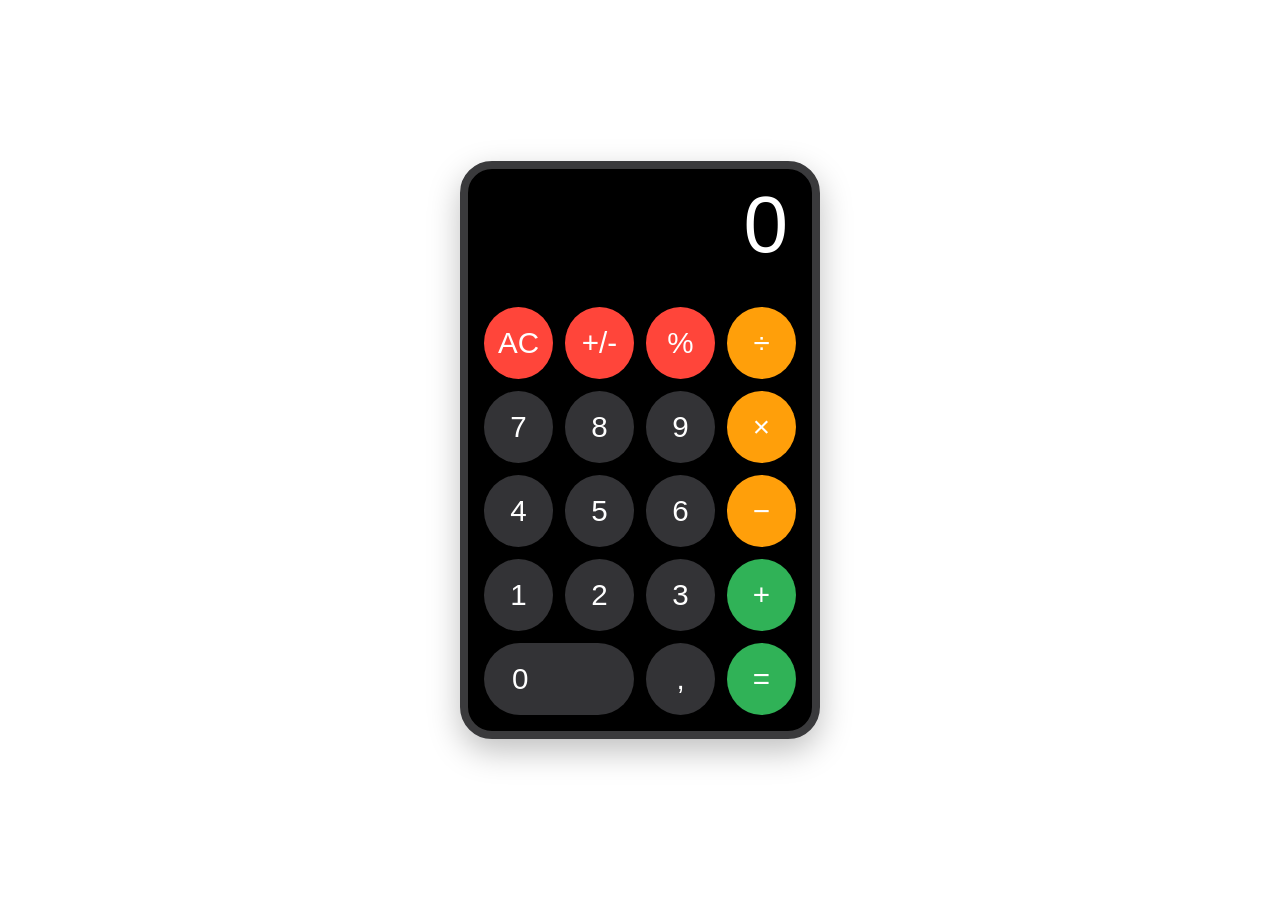
<file: sistemafinanceiro_v1_html_css/calculadora/index.html>
<!DOCTYPE html>
<html lang="pt-BR">
<head>
  <meta charset="UTF-8">
  <meta name="viewport" content="width=device-width, initial-scale=1.0">
  <title>Calculadora</title>
  <link rel="stylesheet" href="estilo.css">
</head>
<body>
  <main class="calculadora">
    <output class="calculadora__visor" id="visor">0</output>

    <div class="calculadora__teclas">
      <button class="tecla tecla--funcao" data-acao="limpar">AC</button>
      <button class="tecla tecla--funcao" data-acao="inverter">+/-</button>
      <button class="tecla tecla--funcao" data-acao="percentual">%</button>
      <button class="tecla tecla--operador" data-operador="/">&divide;</button>

      <button class="tecla" data-numero="7">7</button>
      <button class="tecla" data-numero="8">8</button>
      <button class="tecla" data-numero="9">9</button>
      <button class="tecla tecla--operador" data-operador="*">&times;</button>

      <button class="tecla" data-numero="4">4</button>
      <button class="tecla" data-numero="5">5</button>
      <button class="tecla" data-numero="6">6</button>
      <button class="tecla tecla--operador" data-operador="-">&minus;</button>

      <button class="tecla" data-numero="1">1</button>
      <button class="tecla" data-numero="2">2</button>
      <button class="tecla" data-numero="3">3</button>
      <button class="tecla tecla--mais" data-operador="+">+</button>

      <button class="tecla tecla--zero" data-numero="0">0</button>
      <button class="tecla" data-acao="decimal">,</button>
      <button class="tecla tecla--mais" data-acao="igual">=</button>
    </div>
  </main>

  <script>
    const visor = document.getElementById('visor');

    let atual = '0';
    let anterior = null;
    let operador = null;
    let novoNumero = true;

    function calcular(a, b, op) {
      switch (op) {
        case '+': return a + b;
        case '-': return a - b;
        case '*': return a * b;
        case '/': return b === 0 ? NaN : a / b;
      }
    }

    function formatar(valor) {
      if (!Number.isFinite(valor)) return 'Erro';
      return String(Number(valor.toFixed(10)));
    }

    function atualizarVisor() {
      visor.textContent = atual.replace('.', ',');
    }

    function inserirNumero(digito) {
      if (novoNumero) {
        atual = digito;
        novoNumero = false;
      } else if (atual === '0') {
        atual = digito;
      } else {
        atual += digito;
      }
      atualizarVisor();
    }

    function inserirDecimal() {
      if (novoNumero) {
        atual = '0.';
        novoNumero = false;
      } else if (!atual.includes('.')) {
        atual += '.';
      }
      atualizarVisor();
    }

    function escolherOperador(op) {
      if (operador && !novoNumero) {
        anterior = calcular(anterior, parseFloat(atual), operador);
        atual = formatar(anterior);
        anterior = parseFloat(atual);
      } else {
        anterior = parseFloat(atual);
      }
      operador = op;
      novoNumero = true;
      atualizarVisor();
    }

    function igual() {
      if (!operador) return;
      const resultado = calcular(anterior, parseFloat(atual), operador);
      atual = formatar(resultado);
      anterior = null;
      operador = null;
      novoNumero = true;
      atualizarVisor();
    }

    function limpar() {
      atual = '0';
      anterior = null;
      operador = null;
      novoNumero = true;
      atualizarVisor();
    }

    function inverter() {
      if (atual === '0' || atual === 'Erro') return;
      atual = atual.startsWith('-') ? atual.slice(1) : '-' + atual;
      atualizarVisor();
    }

    function percentual() {
      if (atual === 'Erro') return;
      atual = formatar(parseFloat(atual) / 100);
      novoNumero = true;
      atualizarVisor();
    }

    document.querySelector('.calculadora__teclas').addEventListener('click', (evento) => {
      const tecla = evento.target.closest('button');
      if (!tecla) return;

      if (tecla.dataset.numero !== undefined) inserirNumero(tecla.dataset.numero);
      else if (tecla.dataset.operador) escolherOperador(tecla.dataset.operador);
      else {
        const acoes = {
          decimal: inserirDecimal,
          igual,
          limpar,
          inverter,
          percentual
        };
        acoes[tecla.dataset.acao]();
      }
    });
  </script>
</body>
</html>
</file>
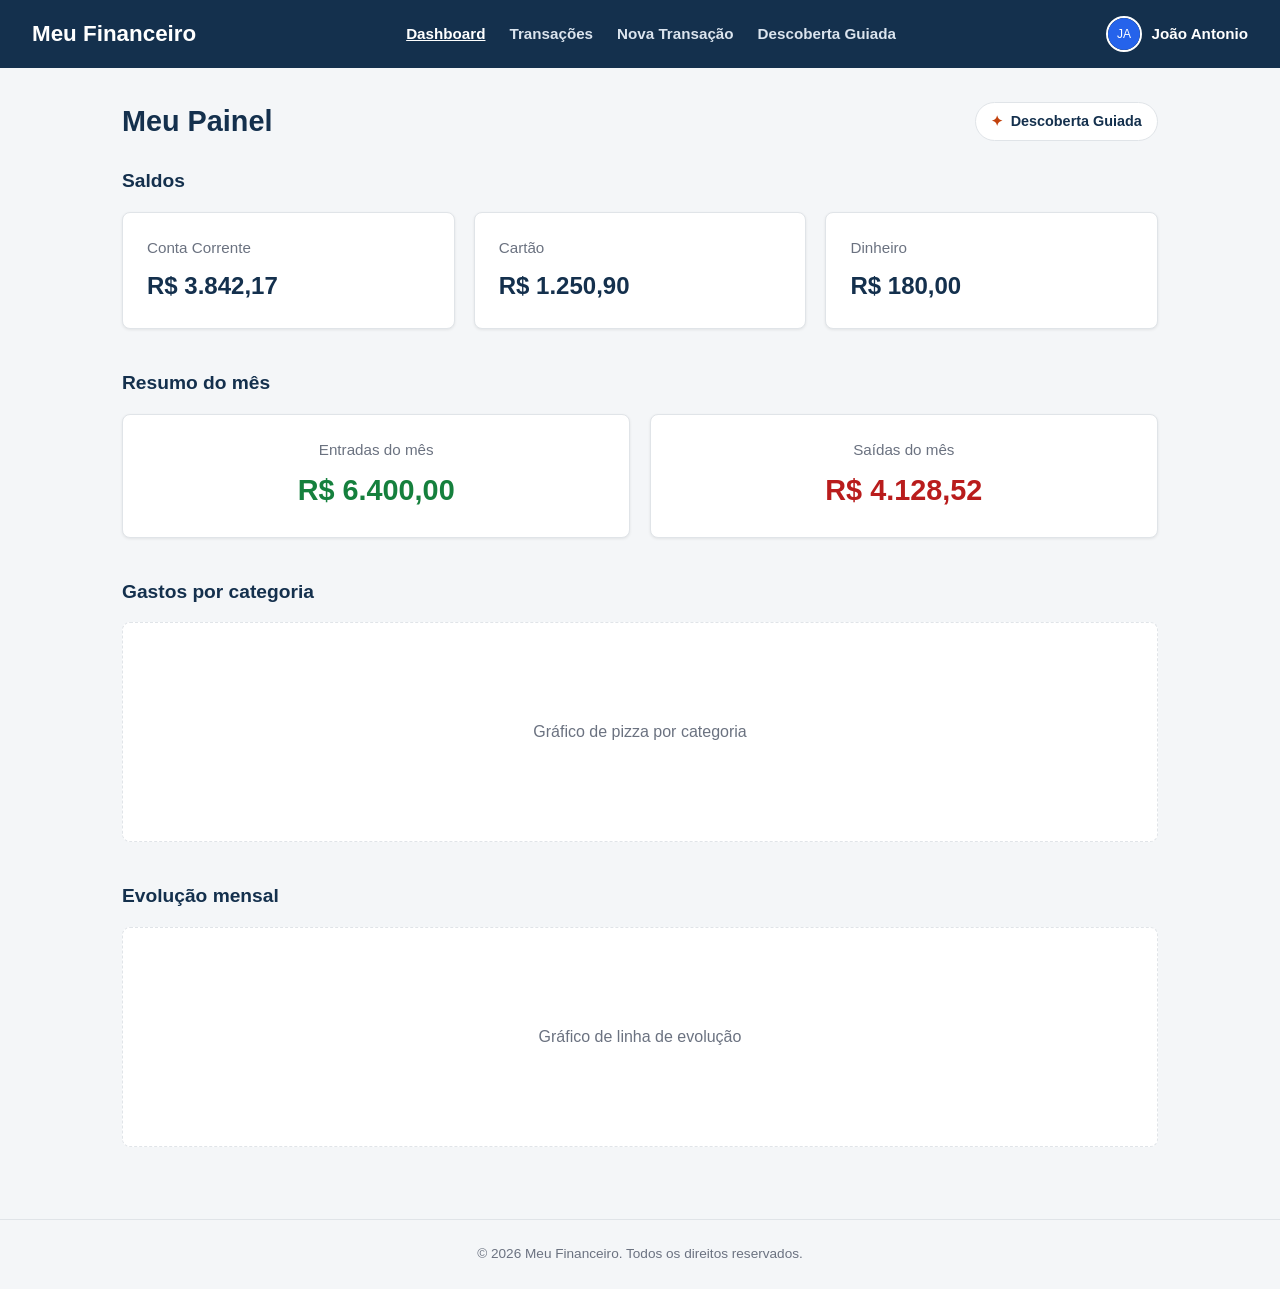
<file: sistemafinanceiro_v1_html_css/dashboard.html>
<!DOCTYPE html>
<html lang="pt-br">
<head>
  <meta charset="UTF-8">
  <meta name="viewport" content="width=device-width, initial-scale=1.0">
  <title>Dashboard - Meu Financeiro</title>
  <link rel="stylesheet" href="estilos.css">
  <style>
    @media (max-width: 480px) {
      .grade-cartoes,
      .resumo-mes {
        grid-template-columns: minmax(0, 1fr);
      }
    }
  </style>
</head>
<body>

  <header class="cabecalho">
    <span class="cabecalho__logo">Meu Financeiro</span>

    <nav class="navegacao">
      <a class="navegacao__link navegacao__link--ativo" href="dashboard.html">Dashboard</a>
      <a class="navegacao__link" href="transacoes.html">Transações</a>
      <a class="navegacao__link" href="nova-transacao.html">Nova Transação</a>
      <a class="navegacao__link" href="descoberta-guiada.html">Descoberta Guiada</a>
    </nav>

    <div class="cabecalho__usuario">
      <img
        class="cabecalho__avatar"
        src="data:image/svg+xml;utf8,%3Csvg xmlns='http://www.w3.org/2000/svg' width='64' height='64'%3E%3Crect width='64' height='64' rx='32' fill='%232563eb'/%3E%3Ctext x='32' y='40' font-size='24' fill='white' text-anchor='middle' font-family='Arial'%3EJA%3C/text%3E%3C/svg%3E"
        alt="Foto de perfil de João Antonio">
      <span class="cabecalho__nome-usuario">João Antonio</span>
    </div>
  </header>

  <main class="conteudo-principal painel" id="painel">
    <div class="titulo-linha">
      <h1 class="titulo-pagina">Meu Painel</h1>
      <a class="link-atividade" href="descoberta-guiada.html">
        <span class="link-atividade__icone" aria-hidden="true">✦</span>
        Descoberta Guiada
      </a>
    </div>

    <div class="aviso-painel" id="aviso-painel" hidden>
      <p class="aviso-painel__texto" id="aviso-painel-texto">
        Você está vendo o painel depois do prompt aplicado na Descoberta Guiada.
      </p>
      <div class="aviso-painel__acoes">
        <button class="botao botao--secundario" type="button" id="alternar-painel" aria-pressed="false">
          Ver antes
        </button>
        <a href="descoberta-guiada.html">Voltar à atividade</a>
      </div>
    </div>

    <section class="secao">
      <h2 class="secao__titulo">Saldos</h2>
      <div class="grade-cartoes">

        <div class="cartao-conta cartao-conta--principal">
          <p class="cartao-conta__nome">Conta Corrente</p>
          <p class="cartao-conta__saldo">R$ 3.842,17</p>
        </div>

        <div class="cartao-conta">
          <p class="cartao-conta__nome">Cartão</p>
          <p class="cartao-conta__saldo">R$ 1.250,90</p>
        </div>

        <div class="cartao-conta">
          <p class="cartao-conta__nome">Dinheiro</p>
          <p class="cartao-conta__saldo">R$ 180,00</p>
        </div>

      </div>
    </section>

    <section class="secao">
      <h2 class="secao__titulo">Resumo do mês</h2>
      <div class="resumo-mes">

        <div class="resumo-mes__bloco">
          <p class="resumo-mes__rotulo">Entradas do mês</p>
          <p class="resumo-mes__valor resumo-mes__valor--entrada">R$ 6.400,00</p>
        </div>

        <div class="resumo-mes__bloco">
          <p class="resumo-mes__rotulo">Saídas do mês</p>
          <p class="resumo-mes__valor resumo-mes__valor--saida">R$ 4.128,52</p>
        </div>

      </div>
    </section>

    <section class="secao">
      <h2 class="secao__titulo">Gastos por categoria</h2>
      <div class="placeholder-grafico">
        Gráfico de pizza por categoria
      </div>
    </section>

    <section class="secao">
      <h2 class="secao__titulo">Evolução mensal</h2>
      <div class="placeholder-grafico">
        Gráfico de linha de evolução
      </div>
    </section>

  </main>

  <footer class="rodape">
    <p>&copy; 2026 Meu Financeiro. Todos os direitos reservados.</p>
  </footer>

  <script src="estado-atividade.js"></script>
  <script src="dashboard.js"></script>
</body>
</html>
</file>
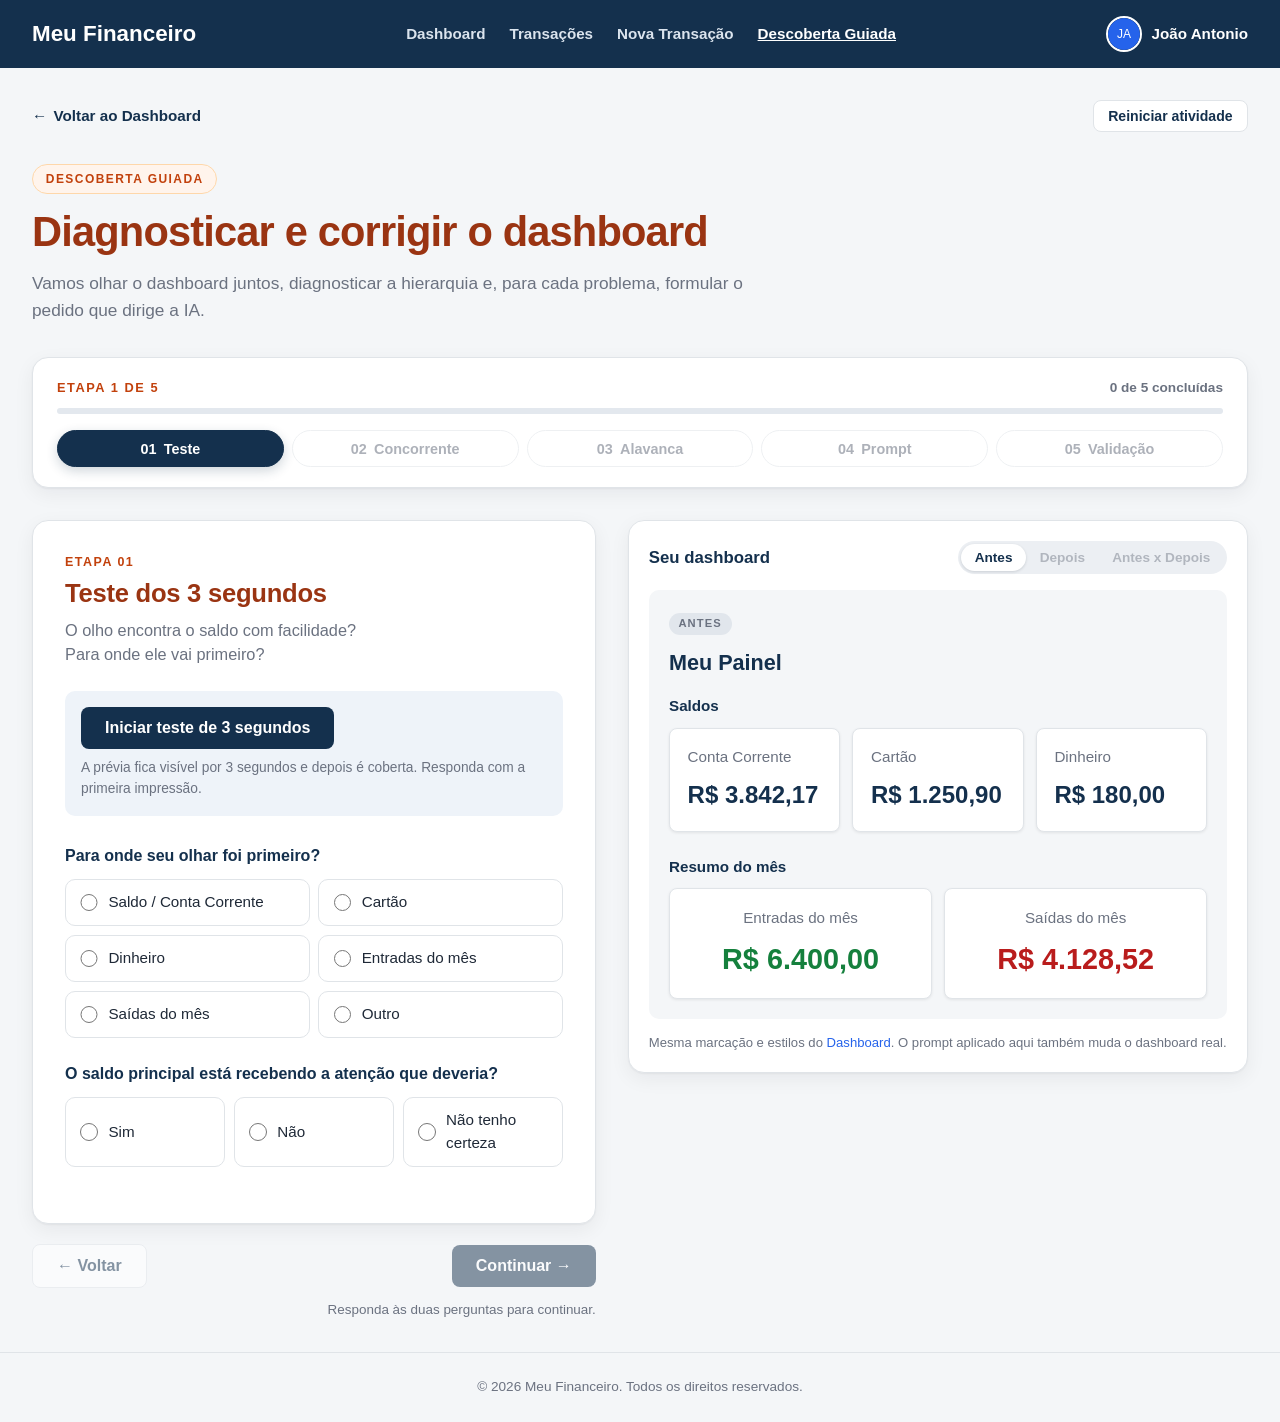
<file: sistemafinanceiro_v1_html_css/descoberta-guiada.html>
<!DOCTYPE html>
<html lang="pt-br">
<head>
  <meta charset="UTF-8">
  <meta name="viewport" content="width=device-width, initial-scale=1.0">
  <title>Descoberta Guiada - Meu Financeiro</title>
  <link rel="stylesheet" href="estilos.css">
  <link rel="stylesheet" href="descoberta-guiada.css">
</head>
<body>

  <a class="pular-conteudo" href="#conteudo">Pular para o conteúdo</a>

  <header class="cabecalho">
    <span class="cabecalho__logo">Meu Financeiro</span>

    <nav class="navegacao">
      <a class="navegacao__link" href="dashboard.html">Dashboard</a>
      <a class="navegacao__link" href="transacoes.html">Transações</a>
      <a class="navegacao__link" href="nova-transacao.html">Nova Transação</a>
      <a class="navegacao__link navegacao__link--ativo" href="descoberta-guiada.html" aria-current="page">Descoberta Guiada</a>
    </nav>

    <div class="cabecalho__usuario">
      <img
        class="cabecalho__avatar"
        src="data:image/svg+xml;utf8,%3Csvg xmlns='http://www.w3.org/2000/svg' width='64' height='64'%3E%3Crect width='64' height='64' rx='32' fill='%232563eb'/%3E%3Ctext x='32' y='40' font-size='24' fill='white' text-anchor='middle' font-family='Arial'%3EJA%3C/text%3E%3C/svg%3E"
        alt="Foto de perfil de João Antonio">
      <span class="cabecalho__nome-usuario">João Antonio</span>
    </div>
  </header>

  <main class="conteudo-principal conteudo-principal--largo atividade" id="conteudo" tabindex="-1">

    <div class="atividade__topo">
      <a class="atividade__voltar" href="dashboard.html">
        <span aria-hidden="true">←</span> Voltar ao Dashboard
      </a>
      <button class="botao botao--secundario botao--pequeno" type="button" id="reiniciar">
        Reiniciar atividade
      </button>
    </div>

    <header class="atividade__cabecalho">
      <span class="selo">Descoberta guiada</span>
      <h1 class="atividade__titulo">Diagnosticar e corrigir o dashboard</h1>
      <p class="atividade__intro">
        Vamos olhar o dashboard juntos, diagnosticar a hierarquia e, para cada problema,
        formular o pedido que dirige a IA.
      </p>
    </header>

    <!-- PROGRESSO -->
    <div class="progresso">
      <div class="progresso__topo">
        <p class="progresso__etapa" id="progresso-etapa">Etapa 1 de 5</p>
        <p class="progresso__concluidas" id="progresso-concluidas">0 de 5 concluídas</p>
      </div>
      <div
        class="progresso__barra"
        role="progressbar"
        aria-label="Progresso da atividade"
        aria-valuemin="0"
        aria-valuemax="5"
        aria-valuenow="0"
        id="progresso-barra">
        <span class="progresso__preenchimento" id="progresso-preenchimento"></span>
      </div>
      <ol class="passos" aria-label="Etapas da atividade">
        <li><button class="passo" type="button" data-ir-etapa="1"><span class="passo__numero">01</span> <span class="passo__nome">Teste</span></button></li>
        <li><button class="passo" type="button" data-ir-etapa="2"><span class="passo__numero">02</span> <span class="passo__nome">Concorrente</span></button></li>
        <li><button class="passo" type="button" data-ir-etapa="3"><span class="passo__numero">03</span> <span class="passo__nome">Alavanca</span></button></li>
        <li><button class="passo" type="button" data-ir-etapa="4"><span class="passo__numero">04</span> <span class="passo__nome">Prompt</span></button></li>
        <li><button class="passo" type="button" data-ir-etapa="5"><span class="passo__numero">05</span> <span class="passo__nome">Validação</span></button></li>
      </ol>
    </div>

    <div class="estudio">
      <div class="estudio__etapas">

        <!-- 01 - TESTE DOS 3 SEGUNDOS -->
        <section class="etapa" data-etapa="1" aria-labelledby="etapa-1-titulo" hidden>
          <p class="etapa__contador">Etapa 01</p>
          <h2 class="etapa__titulo" id="etapa-1-titulo">Teste dos 3 segundos</h2>
          <p class="etapa__texto">
            O olho encontra o saldo com facilidade?<br>
            Para onde ele vai primeiro?
          </p>

          <div class="teste">
            <button class="botao botao--acao" type="button" id="iniciar-teste">Iniciar teste de 3 segundos</button>
            <p class="teste__ajuda">A prévia fica visível por 3 segundos e depois é coberta. Responda com a primeira impressão.</p>
          </div>

          <fieldset class="pergunta">
            <legend class="pergunta__legenda">Para onde seu olhar foi primeiro?</legend>
            <div class="opcoes" data-opcoes="olhar" data-campo="olhar"></div>
          </fieldset>

          <fieldset class="pergunta">
            <legend class="pergunta__legenda">O saldo principal está recebendo a atenção que deveria?</legend>
            <div class="opcoes opcoes--linha" data-opcoes="atencao" data-campo="atencao"></div>
          </fieldset>

          <div class="feedback" id="feedback-1" role="status" aria-live="polite"></div>
        </section>

        <!-- 02 - IDENTIFIQUE O CONCORRENTE -->
        <section class="etapa" data-etapa="2" aria-labelledby="etapa-2-titulo" hidden>
          <p class="etapa__contador">Etapa 02</p>
          <h2 class="etapa__titulo" id="etapa-2-titulo">Identifique o concorrente</h2>
          <p class="etapa__texto">Alguma informação secundária está competindo demais com o saldo?</p>

          <fieldset class="pergunta">
            <legend class="pergunta__legenda">Qual elemento está competindo mais com o saldo?</legend>
            <div class="opcoes" data-opcoes="concorrente" data-campo="concorrente"></div>
          </fieldset>

          <div class="feedback" id="feedback-2" role="status" aria-live="polite"></div>
        </section>

        <!-- 03 - ESCOLHA A ALAVANCA -->
        <section class="etapa" data-etapa="3" aria-labelledby="etapa-3-titulo" hidden>
          <p class="etapa__contador">Etapa 03</p>
          <h2 class="etapa__titulo" id="etapa-3-titulo">Escolha a alavanca</h2>
          <p class="etapa__texto">Das quatro (tamanho, cor, espaço, posição), qual está faltando?</p>

          <fieldset class="pergunta">
            <legend class="pergunta__legenda">Qual dessas alavancas você usaria para destacar o saldo?</legend>
            <p class="pergunta__ajuda">Você pode escolher mais de uma.</p>
            <div class="alavancas" data-opcoes="alavancas" data-campo="alavancas"></div>
          </fieldset>

          <div class="feedback" id="feedback-3" role="status" aria-live="polite"></div>
        </section>

        <!-- 04 - ESCREVA O PROMPT -->
        <section class="etapa" data-etapa="4" aria-labelledby="etapa-4-titulo" hidden>
          <p class="etapa__contador">Etapa 04</p>
          <h2 class="etapa__titulo" id="etapa-4-titulo">Escreva o prompt</h2>
          <p class="etapa__texto">Transforme o diagnóstico num pedido claro. Vamos escrever juntos.</p>

          <dl class="resumo-diagnostico" aria-label="Resumo do seu diagnóstico">
            <div class="resumo-diagnostico__item">
              <dt>Olhar foi primeiro para</dt>
              <dd id="resumo-olhar">—</dd>
            </div>
            <div class="resumo-diagnostico__item">
              <dt>Concorrente</dt>
              <dd id="resumo-concorrente">—</dd>
            </div>
            <div class="resumo-diagnostico__item">
              <dt>Alavanca</dt>
              <dd id="resumo-alavanca">—</dd>
            </div>
          </dl>

          <div class="campo">
            <label class="campo__rotulo" for="campo-prompt">Seu prompt para a IA</label>
            <textarea
              class="campo__entrada prompt__campo"
              id="campo-prompt"
              name="prompt"
              rows="6"
              aria-describedby="prompt-ajuda"></textarea>
            <p class="prompt__ajuda" id="prompt-ajuda">
              Geramos uma sugestão a partir das suas respostas. Edite à vontade antes de aplicar.
            </p>
          </div>

          <div class="prompt__acoes">
            <button class="botao botao--secundario" type="button" id="gerar-sugestao">Gerar sugestão novamente</button>
            <button class="botao botao--acao" type="button" id="aplicar-prompt">Aplicar prompt</button>
          </div>

          <div class="feedback" id="feedback-4" role="status" aria-live="polite"></div>
        </section>

        <!-- 05 - VALIDE O RESULTADO -->
        <section class="etapa" data-etapa="5" aria-labelledby="etapa-5-titulo" hidden>
          <p class="etapa__contador">Etapa 05</p>
          <h2 class="etapa__titulo" id="etapa-5-titulo">Valide o resultado</h2>
          <p class="etapa__texto">
            A IA aplicou. Compare o antes e o depois na prévia e responda com a primeira impressão.
          </p>

          <div class="alteracoes" id="alteracoes"></div>

          <fieldset class="pergunta">
            <legend class="pergunta__legenda">Agora, para onde seu olho vai primeiro?</legend>
            <div class="opcoes" data-opcoes="olharDepois" data-campo="olharDepois"></div>
          </fieldset>

          <fieldset class="pergunta">
            <legend class="pergunta__legenda">A hierarquia melhorou?</legend>
            <div class="opcoes opcoes--coluna" data-opcoes="melhorou" data-campo="melhorou"></div>
          </fieldset>

          <div class="feedback" id="feedback-5" role="status" aria-live="polite"></div>
        </section>

        <div class="navegacao-etapas">
          <button class="botao botao--secundario" type="button" id="etapa-voltar">
            <span aria-hidden="true">←</span> Voltar
          </button>
          <button class="botao botao--acao" type="button" id="etapa-continuar" aria-describedby="continuar-dica">
            Continuar <span aria-hidden="true">→</span>
          </button>
          <a class="botao botao--sucesso" href="dashboard.html" id="ver-dashboard" hidden>
            Ver no Dashboard <span aria-hidden="true">→</span>
          </a>
          <p class="navegacao-etapas__dica" id="continuar-dica"></p>
        </div>
      </div>

      <!-- PRÉVIA DO DASHBOARD -->
      <aside class="previa" aria-labelledby="previa-titulo">
        <div class="previa__barra">
          <h2 class="previa__titulo" id="previa-titulo">Seu dashboard</h2>
          <div class="segmentado" role="group" aria-label="Versão exibida na prévia">
            <button class="segmentado__botao" type="button" data-modo="antes" aria-pressed="true">Antes</button>
            <button class="segmentado__botao" type="button" data-modo="depois" aria-pressed="false">Depois</button>
            <button class="segmentado__botao" type="button" data-modo="comparar" aria-pressed="false">Antes x Depois</button>
          </div>
        </div>

        <div class="previa__palco" id="previa-palco" data-modo="antes">
          <div class="previa__quadro" data-versao="antes">
            <span class="previa__rotulo">Antes</span>
          </div>
          <div class="previa__quadro" data-versao="depois">
            <span class="previa__rotulo previa__rotulo--depois">Depois</span>
          </div>

          <div class="previa__cortina" id="previa-cortina" hidden>
            <p class="previa__cortina-texto">Tempo esgotado! Para onde seu olhar foi primeiro?</p>
          </div>
          <div class="previa__contador" id="previa-contador" aria-hidden="true" hidden></div>
        </div>

        <p class="previa__legenda">
          Mesma marcação e estilos do <a href="dashboard.html">Dashboard</a>. O prompt aplicado aqui
          também muda o dashboard real.
        </p>
      </aside>
    </div>

    <div class="visualmente-oculto" id="anuncio" aria-live="polite"></div>
  </main>

  <footer class="rodape">
    <p>&copy; 2026 Meu Financeiro. Todos os direitos reservados.</p>
  </footer>

  <!-- Modelo da prévia: mesma marcação e classes do dashboard.html -->
  <template id="modelo-painel">
    <div class="painel previa__painel">
      <p class="titulo-pagina previa__titulo-pagina" data-elemento="titulo">Meu Painel</p>
      <section class="secao">
        <h3 class="secao__titulo">Saldos</h3>
        <div class="grade-cartoes">
          <div class="cartao-conta cartao-conta--principal" data-elemento="conta-corrente">
            <p class="cartao-conta__nome">Conta Corrente</p>
            <p class="cartao-conta__saldo">R$ 3.842,17</p>
          </div>
          <div class="cartao-conta" data-elemento="cartao">
            <p class="cartao-conta__nome">Cartão</p>
            <p class="cartao-conta__saldo">R$ 1.250,90</p>
          </div>
          <div class="cartao-conta" data-elemento="dinheiro">
            <p class="cartao-conta__nome">Dinheiro</p>
            <p class="cartao-conta__saldo">R$ 180,00</p>
          </div>
        </div>
      </section>

      <section class="secao">
        <h3 class="secao__titulo">Resumo do mês</h3>
        <div class="resumo-mes">
          <div class="resumo-mes__bloco" data-elemento="entradas">
            <p class="resumo-mes__rotulo">Entradas do mês</p>
            <p class="resumo-mes__valor resumo-mes__valor--entrada">R$ 6.400,00</p>
          </div>
          <div class="resumo-mes__bloco" data-elemento="saidas">
            <p class="resumo-mes__rotulo">Saídas do mês</p>
            <p class="resumo-mes__valor resumo-mes__valor--saida">R$ 4.128,52</p>
          </div>
        </div>
      </section>
    </div>
  </template>

  <script src="estado-atividade.js"></script>
  <script src="servico-ia.js"></script>
  <script src="descoberta-guiada.js"></script>
</body>
</html>
</file>
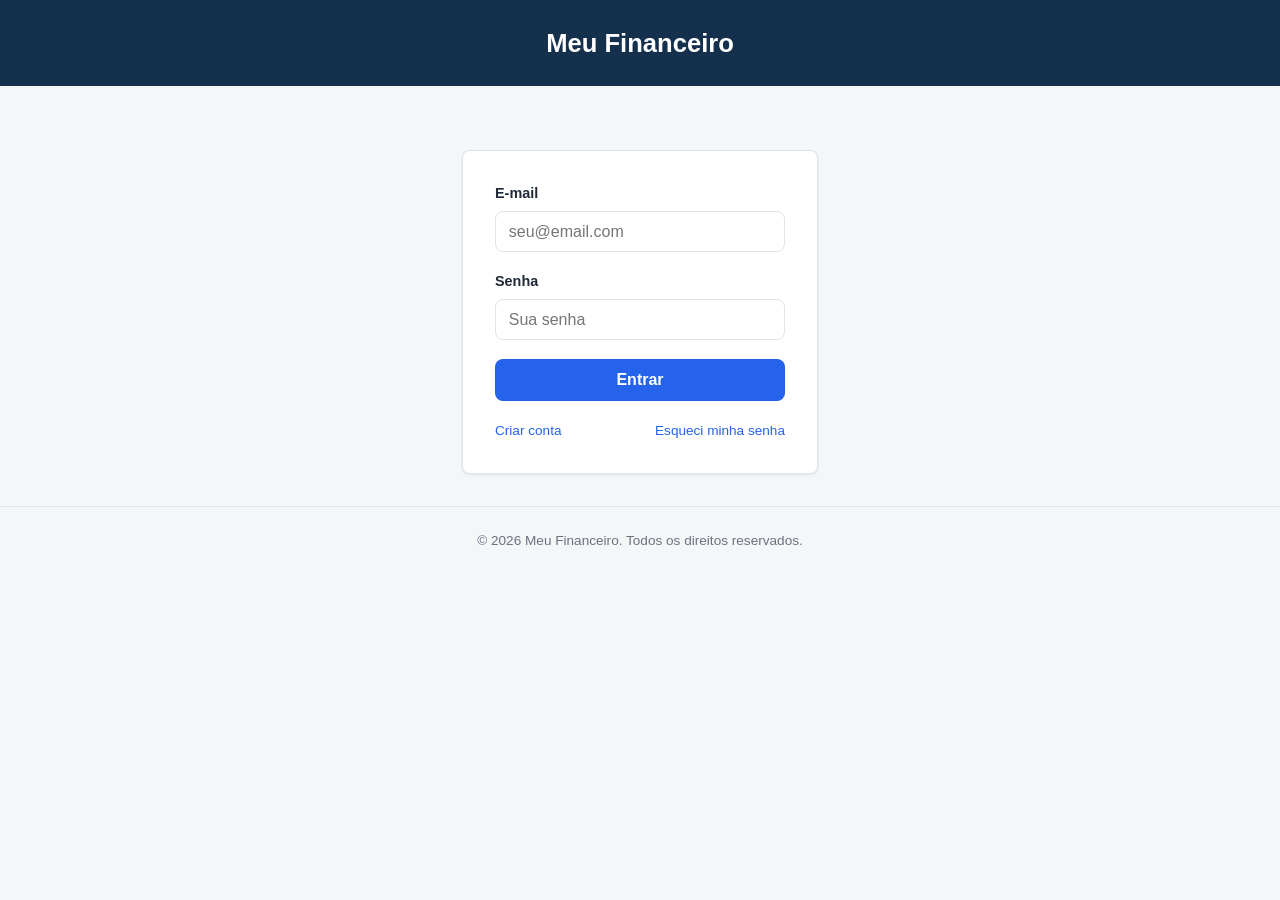
<file: sistemafinanceiro_v1_html_css/login.html>
<!DOCTYPE html>
<html lang="pt-br">
<head>
  <meta charset="UTF-8">
  <meta name="viewport" content="width=device-width, initial-scale=1.0">
  <title>Entrar - Meu Financeiro</title>
  <link rel="stylesheet" href="estilos.css">
</head>
<body>

  <header class="cabecalho-login">
    <span class="cabecalho-login__logo">Meu Financeiro</span>
  </header>

  <main class="conteudo-principal conteudo-principal--centralizado">
    <form class="formulario" action="#" method="post">

      <div class="campo">
        <label class="campo__rotulo" for="email">E-mail</label>
        <input
          class="campo__entrada"
          type="email"
          id="email"
          name="email"
          placeholder="seu@email.com">
      </div>

      <div class="campo">
        <label class="campo__rotulo" for="senha">Senha</label>
        <input
          class="campo__entrada"
          type="password"
          id="senha"
          name="senha"
          placeholder="Sua senha">
      </div>

      <button type="submit" class="botao botao--destaque">Entrar</button>

      <div class="links-auxiliares">
        <a href="#">Criar conta</a>
        <a href="#">Esqueci minha senha</a>
      </div>

    </form>
  </main>

  <footer class="rodape">
    <p>&copy; 2026 Meu Financeiro. Todos os direitos reservados.</p>
  </footer>

</body>
</html>
</file>
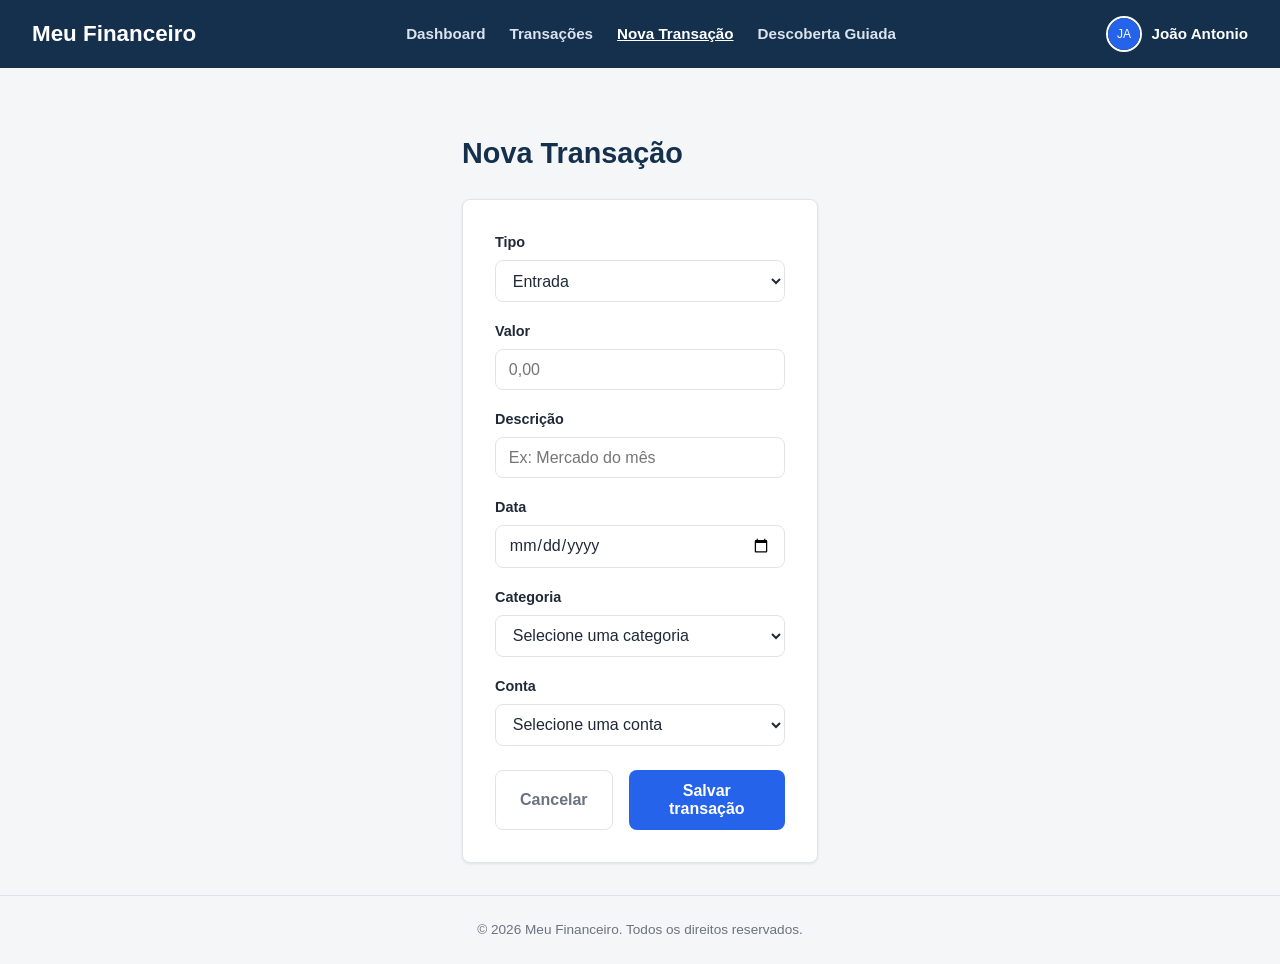
<file: sistemafinanceiro_v1_html_css/nova-transacao.html>
<!DOCTYPE html>
<html lang="pt-br">
<head>
  <meta charset="UTF-8">
  <meta name="viewport" content="width=device-width, initial-scale=1.0">
  <title>Nova Transação - Meu Financeiro</title>
  <link rel="stylesheet" href="estilos.css">
</head>
<body>

  <header class="cabecalho">
    <span class="cabecalho__logo">Meu Financeiro</span>

    <nav class="navegacao">
      <a class="navegacao__link" href="dashboard.html">Dashboard</a>
      <a class="navegacao__link" href="transacoes.html">Transações</a>
      <a class="navegacao__link navegacao__link--ativo" href="nova-transacao.html">Nova Transação</a>
      <a class="navegacao__link" href="descoberta-guiada.html">Descoberta Guiada</a>
    </nav>

    <div class="cabecalho__usuario">
      <img
        class="cabecalho__avatar"
        src="data:image/svg+xml;utf8,%3Csvg xmlns='http://www.w3.org/2000/svg' width='64' height='64'%3E%3Crect width='64' height='64' rx='32' fill='%232563eb'/%3E%3Ctext x='32' y='40' font-size='24' fill='white' text-anchor='middle' font-family='Arial'%3EJA%3C/text%3E%3C/svg%3E"
        alt="Foto de perfil de João Antonio">
      <span class="cabecalho__nome-usuario">João Antonio</span>
    </div>
  </header>

  <main class="conteudo-principal conteudo-principal--centralizado">
    <h1 class="titulo-pagina">Nova Transação</h1>

    <form class="formulario" action="#" method="post">

      <div class="campo">
        <label class="campo__rotulo" for="tipo-transacao">Tipo</label>
        <select class="campo__entrada" id="tipo-transacao" name="tipo-transacao">
          <option value="entrada">Entrada</option>
          <option value="saida">Saída</option>
        </select>
      </div>

      <div class="campo">
        <label class="campo__rotulo" for="valor">Valor</label>
        <input
          class="campo__entrada"
          type="number"
          id="valor"
          name="valor"
          step="0.01"
          placeholder="0,00">
      </div>

      <div class="campo">
        <label class="campo__rotulo" for="descricao">Descrição</label>
        <input
          class="campo__entrada"
          type="text"
          id="descricao"
          name="descricao"
          placeholder="Ex: Mercado do mês">
      </div>

      <div class="campo">
        <label class="campo__rotulo" for="data">Data</label>
        <input
          class="campo__entrada"
          type="date"
          id="data"
          name="data">
      </div>

      <div class="campo">
        <label class="campo__rotulo" for="categoria">Categoria</label>
        <select class="campo__entrada" id="categoria" name="categoria">
          <option value="">Selecione uma categoria</option>
          <option value="alimentacao">Alimentação</option>
          <option value="transporte">Transporte</option>
          <option value="moradia">Moradia</option>
          <option value="lazer">Lazer</option>
          <option value="saude">Saúde</option>
          <option value="salario">Salário</option>
        </select>
      </div>

      <div class="campo">
        <label class="campo__rotulo" for="conta">Conta</label>
        <select class="campo__entrada" id="conta" name="conta">
          <option value="">Selecione uma conta</option>
          <option value="corrente">Conta Corrente</option>
          <option value="cartao">Cartão</option>
          <option value="dinheiro">Dinheiro</option>
        </select>
      </div>

      <div class="acoes-formulario">
        <button type="button" class="botao botao--secundario">Cancelar</button>
        <button type="submit" class="botao botao--destaque">Salvar transação</button>
      </div>

    </form>
  </main>

  <footer class="rodape">
    <p>&copy; 2026 Meu Financeiro. Todos os direitos reservados.</p>
  </footer>

</body>
</html>
</file>
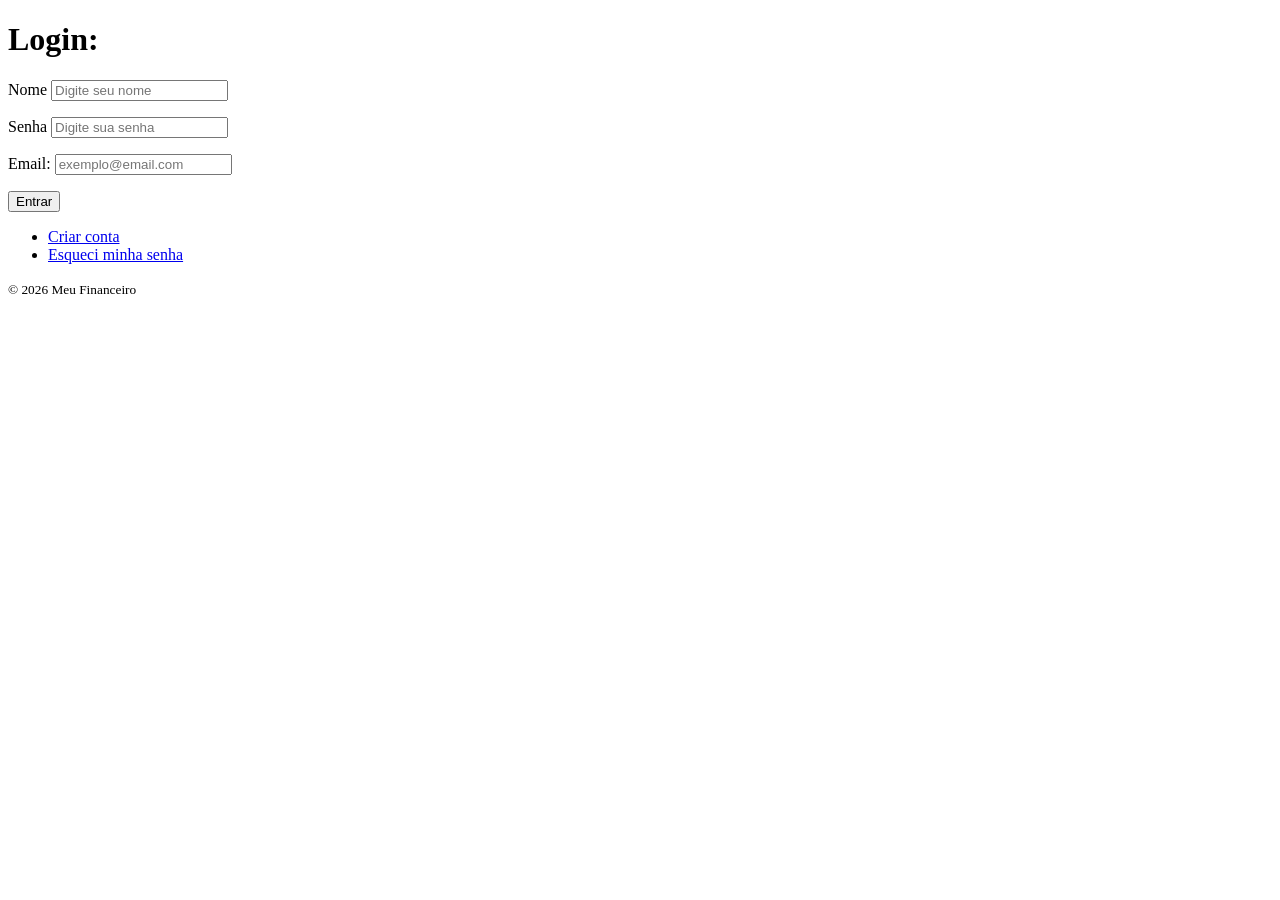
<file: sistemafinanceiro_v1_html_css/tela-login.html>
<!DOCTYPE html>
<html lang="pt-br">
<head>
  <meta charset="UTF-8">
  <meta name="viewport" content="width=device-width, initial-scale=1.0">
  <title>Login</title>
</head>
<body>

  <header>
    <h1 id="titulo-login">Login:</h1>
  </header>

  <main>
    <form action="#" method="post" aria-labelledby="titulo-login">
      <p>
        <label for="nome">Nome</label>
        <input type="text" id="nome" name="nome" autocomplete="username" placeholder="Digite seu nome" required>
      </p>

      <p>
        <label for="senha">Senha</label>
        <input type="password" id="senha" name="senha" autocomplete="current-password" placeholder="Digite sua senha" required>
      </p>

      <p>
        <label for="email">Email:</label>
        <input type="email" id="email" name="email" autocomplete="email" placeholder="exemplo@email.com" required>
      </p>

      <p>
        <button type="submit">Entrar</button>
      </p>
    </form>

    <nav aria-label="Opções de conta">
      <ul>
        <li><a href="#">Criar conta</a></li>
        <li><a href="#">Esqueci minha senha</a></li>
      </ul>
    </nav>
  </main>

  <footer>
    <p><small>&copy; 2026 Meu Financeiro</small></p>
  </footer>

</body>
</html>
</file>
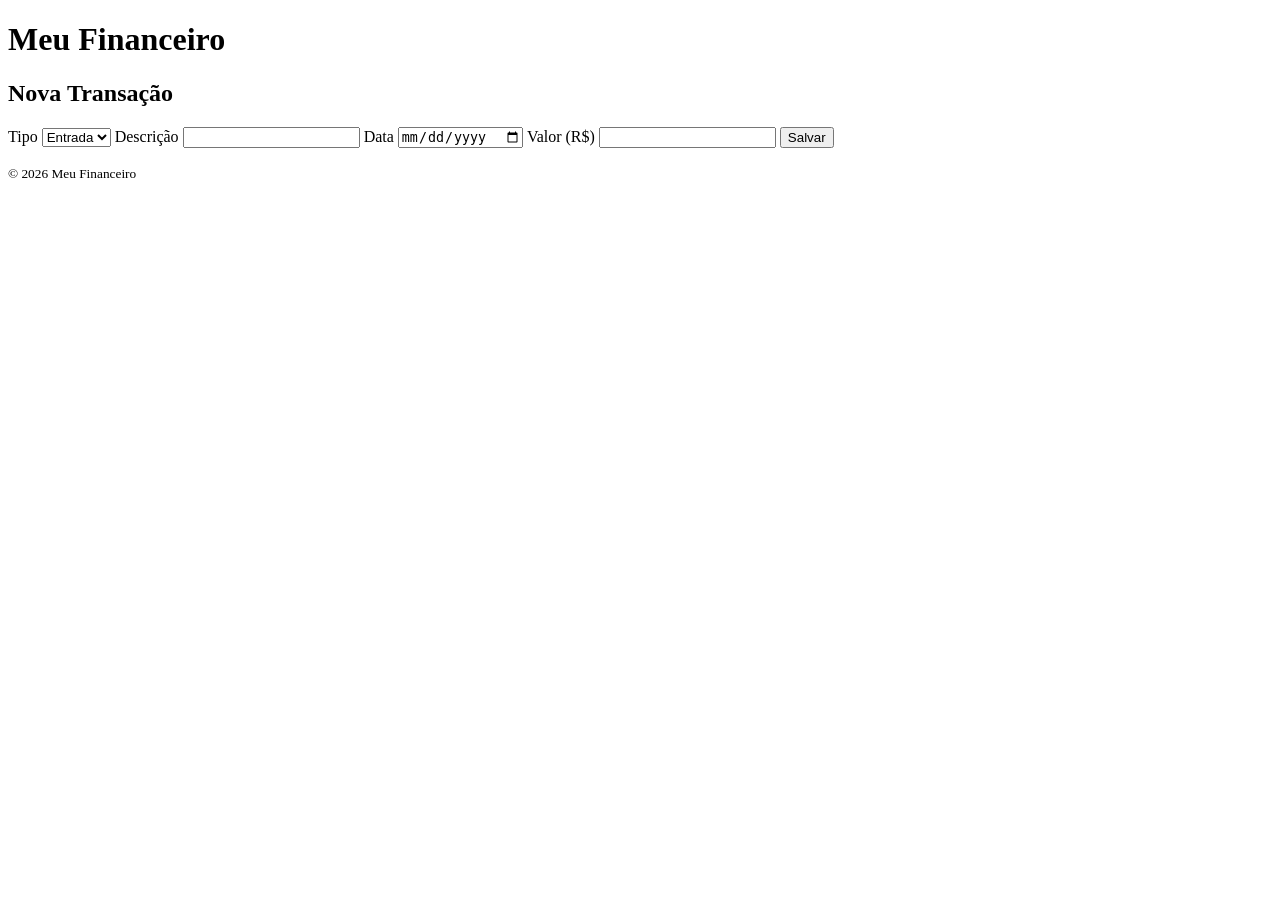
<file: sistemafinanceiro_v1_html_css/tela-transacao.html>
<!DOCTYPE html>
<html lang="pt-br">
<head>
  <meta charset="UTF-8">
  <meta name="viewport" content="width=device-width, initial-scale=1.0">
  <title>Nova Transação - Meu Financeiro</title>
</head>
<body>

  <header>
    <h1>Meu Financeiro</h1>
  </header>

  <main>
    <form action="#" method="post" aria-labelledby="titulo-transacao">
      <h2 id="titulo-transacao">Nova Transação</h2>

      <label for="tipo">Tipo</label>
      <select id="tipo" name="tipo" required>
        <option value="entrada">Entrada</option>
        <option value="saida">Saída</option>
      </select>

      <label for="descricao">Descrição</label>
      <input type="text" id="descricao" name="descricao" required>

      <label for="data">Data</label>
      <input type="date" id="data" name="data" required>

      <label for="valor">Valor (R$)</label>
      <input type="number" id="valor" name="valor" min="0.01" step="0.01" required>

      <button type="submit">Salvar</button>
    </form>
  </main>

  <footer>
    <p><small>&copy; 2026 Meu Financeiro</small></p>
  </footer>

</body>
</html>
</file>
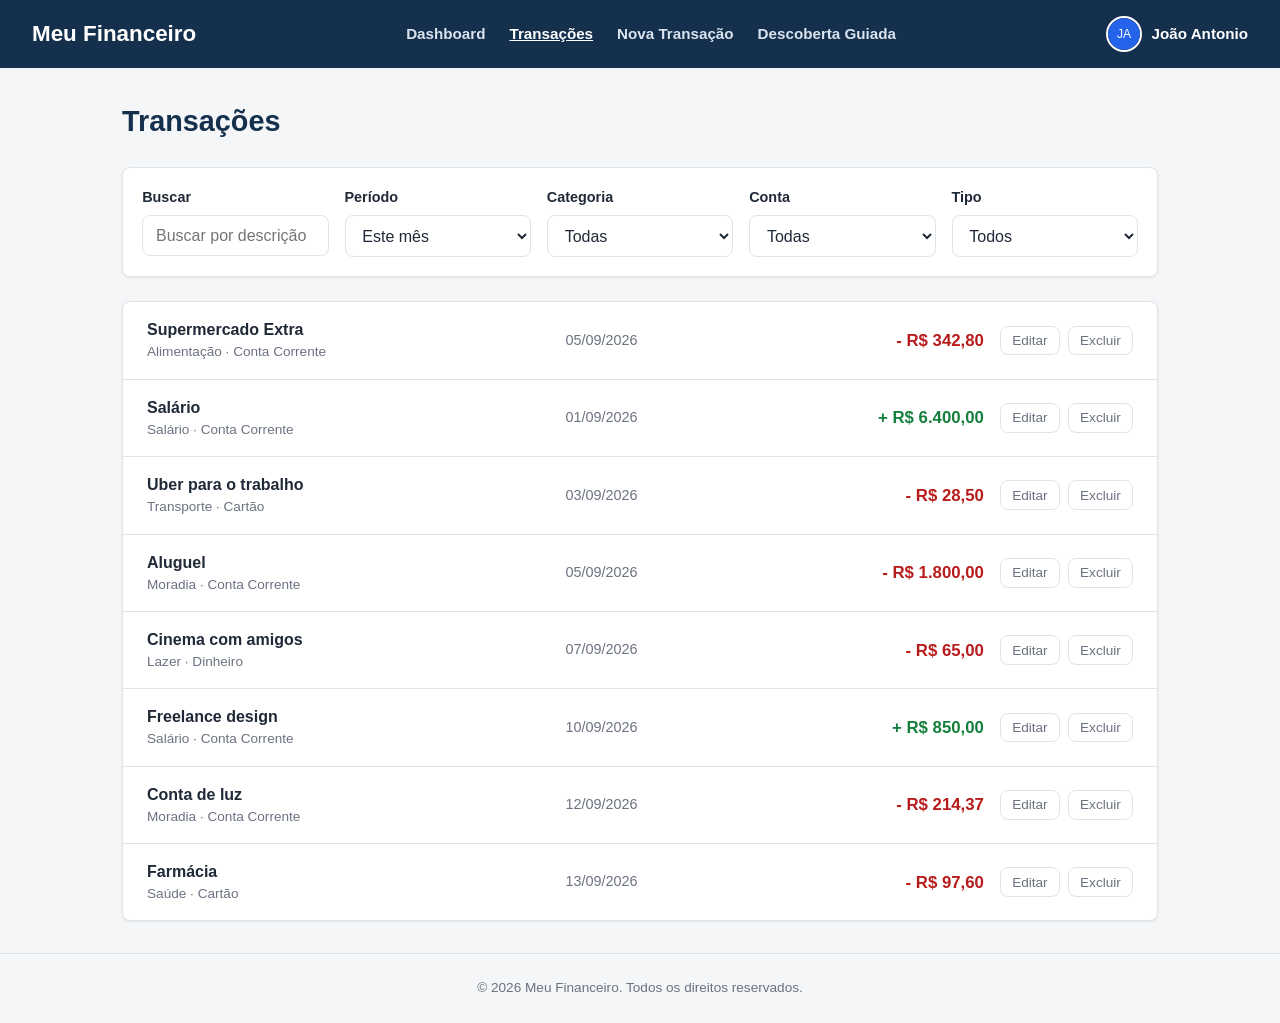
<file: sistemafinanceiro_v1_html_css/transacoes.html>
<!DOCTYPE html>
<html lang="pt-br">
<head>
  <meta charset="UTF-8">
  <meta name="viewport" content="width=device-width, initial-scale=1.0">
  <title>Transações - Meu Financeiro</title>
  <link rel="stylesheet" href="estilos.css">
</head>
<body>

  <header class="cabecalho">
    <span class="cabecalho__logo">Meu Financeiro</span>

    <nav class="navegacao">
      <a class="navegacao__link" href="dashboard.html">Dashboard</a>
      <a class="navegacao__link navegacao__link--ativo" href="transacoes.html">Transações</a>
      <a class="navegacao__link" href="nova-transacao.html">Nova Transação</a>
      <a class="navegacao__link" href="descoberta-guiada.html">Descoberta Guiada</a>
    </nav>

    <div class="cabecalho__usuario">
      <img
        class="cabecalho__avatar"
        src="data:image/svg+xml;utf8,%3Csvg xmlns='http://www.w3.org/2000/svg' width='64' height='64'%3E%3Crect width='64' height='64' rx='32' fill='%232563eb'/%3E%3Ctext x='32' y='40' font-size='24' fill='white' text-anchor='middle' font-family='Arial'%3EJA%3C/text%3E%3C/svg%3E"
        alt="Foto de perfil de João Antonio">
      <span class="cabecalho__nome-usuario">João Antonio</span>
    </div>
  </header>

  <main class="conteudo-principal">
    <h1 class="titulo-pagina">Transações</h1>

    <form class="barra-filtros" action="#" method="get">

      <div class="campo">
        <label class="campo__rotulo" for="busca">Buscar</label>
        <input
          class="campo__entrada"
          type="text"
          id="busca"
          name="busca"
          placeholder="Buscar por descrição">
      </div>

      <div class="campo">
        <label class="campo__rotulo" for="periodo">Período</label>
        <select class="campo__entrada" id="periodo" name="periodo">
          <option value="">Este mês</option>
          <option value="anterior">Mês anterior</option>
          <option value="ano">Este ano</option>
          <option value="personalizado">Personalizado</option>
        </select>
      </div>

      <div class="campo">
        <label class="campo__rotulo" for="categoria">Categoria</label>
        <select class="campo__entrada" id="categoria" name="categoria">
          <option value="">Todas</option>
          <option value="alimentacao">Alimentação</option>
          <option value="transporte">Transporte</option>
          <option value="moradia">Moradia</option>
          <option value="lazer">Lazer</option>
          <option value="salario">Salário</option>
        </select>
      </div>

      <div class="campo">
        <label class="campo__rotulo" for="conta">Conta</label>
        <select class="campo__entrada" id="conta" name="conta">
          <option value="">Todas</option>
          <option value="corrente">Conta Corrente</option>
          <option value="cartao">Cartão</option>
          <option value="dinheiro">Dinheiro</option>
        </select>
      </div>

      <div class="campo">
        <label class="campo__rotulo" for="tipo">Tipo</label>
        <select class="campo__entrada" id="tipo" name="tipo">
          <option value="">Todos</option>
          <option value="entrada">Entrada</option>
          <option value="saida">Saída</option>
        </select>
      </div>

    </form>

    <ul class="lista-transacoes">

      <li class="transacao">
        <div class="transacao__info">
          <p class="transacao__descricao">Supermercado Extra</p>
          <p class="transacao__detalhes">Alimentação · Conta Corrente</p>
        </div>
        <p class="transacao__data">05/09/2026</p>
        <p class="transacao__valor transacao__valor--saida">- R$ 342,80</p>
        <div class="transacao__acoes">
          <button class="transacao__botao-acao" type="button">Editar</button>
          <button class="transacao__botao-acao" type="button">Excluir</button>
        </div>
      </li>

      <li class="transacao">
        <div class="transacao__info">
          <p class="transacao__descricao">Salário</p>
          <p class="transacao__detalhes">Salário · Conta Corrente</p>
        </div>
        <p class="transacao__data">01/09/2026</p>
        <p class="transacao__valor transacao__valor--entrada">+ R$ 6.400,00</p>
        <div class="transacao__acoes">
          <button class="transacao__botao-acao" type="button">Editar</button>
          <button class="transacao__botao-acao" type="button">Excluir</button>
        </div>
      </li>

      <li class="transacao">
        <div class="transacao__info">
          <p class="transacao__descricao">Uber para o trabalho</p>
          <p class="transacao__detalhes">Transporte · Cartão</p>
        </div>
        <p class="transacao__data">03/09/2026</p>
        <p class="transacao__valor transacao__valor--saida">- R$ 28,50</p>
        <div class="transacao__acoes">
          <button class="transacao__botao-acao" type="button">Editar</button>
          <button class="transacao__botao-acao" type="button">Excluir</button>
        </div>
      </li>

      <li class="transacao">
        <div class="transacao__info">
          <p class="transacao__descricao">Aluguel</p>
          <p class="transacao__detalhes">Moradia · Conta Corrente</p>
        </div>
        <p class="transacao__data">05/09/2026</p>
        <p class="transacao__valor transacao__valor--saida">- R$ 1.800,00</p>
        <div class="transacao__acoes">
          <button class="transacao__botao-acao" type="button">Editar</button>
          <button class="transacao__botao-acao" type="button">Excluir</button>
        </div>
      </li>

      <li class="transacao">
        <div class="transacao__info">
          <p class="transacao__descricao">Cinema com amigos</p>
          <p class="transacao__detalhes">Lazer · Dinheiro</p>
        </div>
        <p class="transacao__data">07/09/2026</p>
        <p class="transacao__valor transacao__valor--saida">- R$ 65,00</p>
        <div class="transacao__acoes">
          <button class="transacao__botao-acao" type="button">Editar</button>
          <button class="transacao__botao-acao" type="button">Excluir</button>
        </div>
      </li>

      <li class="transacao">
        <div class="transacao__info">
          <p class="transacao__descricao">Freelance design</p>
          <p class="transacao__detalhes">Salário · Conta Corrente</p>
        </div>
        <p class="transacao__data">10/09/2026</p>
        <p class="transacao__valor transacao__valor--entrada">+ R$ 850,00</p>
        <div class="transacao__acoes">
          <button class="transacao__botao-acao" type="button">Editar</button>
          <button class="transacao__botao-acao" type="button">Excluir</button>
        </div>
      </li>

      <li class="transacao">
        <div class="transacao__info">
          <p class="transacao__descricao">Conta de luz</p>
          <p class="transacao__detalhes">Moradia · Conta Corrente</p>
        </div>
        <p class="transacao__data">12/09/2026</p>
        <p class="transacao__valor transacao__valor--saida">- R$ 214,37</p>
        <div class="transacao__acoes">
          <button class="transacao__botao-acao" type="button">Editar</button>
          <button class="transacao__botao-acao" type="button">Excluir</button>
        </div>
      </li>

      <li class="transacao">
        <div class="transacao__info">
          <p class="transacao__descricao">Farmácia</p>
          <p class="transacao__detalhes">Saúde · Cartão</p>
        </div>
        <p class="transacao__data">13/09/2026</p>
        <p class="transacao__valor transacao__valor--saida">- R$ 97,60</p>
        <div class="transacao__acoes">
          <button class="transacao__botao-acao" type="button">Editar</button>
          <button class="transacao__botao-acao" type="button">Excluir</button>
        </div>
      </li>

    </ul>

  </main>

  <footer class="rodape">
    <p>&copy; 2026 Meu Financeiro. Todos os direitos reservados.</p>
  </footer>

</body>
</html>
</file>
<file: sistemafinanceiro_v1_html_css/calculadora/estilo.css>
* {
  box-sizing: border-box;
  margin: 0;
  padding: 0;
}

body {
  min-height: 100vh;
  display: flex;
  align-items: center;
  justify-content: center;
  background-color: #ffffff;
  font-family: -apple-system, BlinkMacSystemFont, "Segoe UI", Arial, sans-serif;
}

.calculadora {
  width: 360px;
  padding: 1rem;
  background-color: #000000;
  border: 8px solid #3a3a3c;
  border-radius: 32px;
  box-shadow: 0 12px 32px rgba(0, 0, 0, 0.25);
}

.calculadora__visor {
  display: block;
  min-height: 110px;
  padding: 0 0.5rem;
  margin-bottom: 0.75rem;
  font-size: 5rem;
  font-weight: 300;
  line-height: 1;
  color: #ffffff;
  text-align: right;
  overflow: hidden;
  white-space: nowrap;
  text-overflow: ellipsis;
}

.calculadora__teclas {
  display: grid;
  grid-template-columns: repeat(4, 1fr);
  gap: 12px;
}

.tecla {
  height: 72px;
  border: none;
  border-radius: 50%;
  background-color: #333336;
  color: #ffffff;
  font-size: 1.85rem;
  cursor: pointer;
  transition: filter 0.15s ease, transform 0.05s ease;
}

.tecla:hover {
  filter: brightness(1.2);
}

.tecla:active {
  transform: scale(0.94);
}

.tecla:focus-visible {
  outline: 3px solid #ffffff;
  outline-offset: 2px;
}

.tecla--funcao {
  background-color: #ff453a;
  color: #ffffff;
}

.tecla--operador {
  background-color: #ff9f0a;
  color: #ffffff;
}

.tecla--mais {
  background-color: #30b257;
  color: #ffffff;
}

.tecla--zero {
  grid-column: span 2;
  border-radius: 36px;
  text-align: left;
  padding-left: 28px;
}
</file>
<file: sistemafinanceiro_v1_html_css/estilos.css>
/* ==========================================================================
   MEU FINANCEIRO - Folha de estilos compartilhada
   Este arquivo é usado por todas as páginas do app.
   As seções abaixo estão organizadas para facilitar a leitura.
   ========================================================================== */

/* --------------------------------------------------------------------------
   1. VARIÁVEIS GLOBAIS (identidade visual)
   Mude os valores aqui para trocar as cores e a fonte de todo o site.
   -------------------------------------------------------------------------- */
:root {
  /* Cores principais */
  --cor-primaria: #14304d;        /* azul-marinho: cabeçalho e títulos */
  --cor-primaria-escura: #0c2036; /* variação mais escura da primária */
  --cor-destaque: #2563eb;        /* azul vibrante: botões de ação principal */
  --cor-destaque-hover: #1d4ed8;  /* estado hover do botão de destaque */

  /* Cores de fundo e texto */
  --cor-fundo: #f4f6f8;           /* fundo geral da página */
  --cor-fundo-card: #ffffff;      /* fundo de cartões e caixas */
  --cor-borda: #e0e4e8;           /* bordas suaves */
  --cor-texto-principal: #1f2937; /* texto principal, quase preto */
  --cor-texto-secundario: #6b7280;/* texto secundário, cinza médio */

  /* Cores de valores financeiros */
  --cor-entrada: #15803d;   /* verde: receitas / entradas */
  --cor-saida: #b91c1c;     /* vermelho: despesas / saídas */

  /* Tipografia */
  --fonte-principal: "Segoe UI", Roboto, Arial, sans-serif;

  /* Espaçamentos e bordas reutilizáveis */
  --raio-borda: 8px;
  --sombra-card: 0 1px 3px rgba(0, 0, 0, 0.08);
}

/* --------------------------------------------------------------------------
   2. RESET BÁSICO
   Remove estilos padrão do navegador para começar do zero.
   -------------------------------------------------------------------------- */
* {
  box-sizing: border-box;
  margin: 0;
  padding: 0;
}

body {
  font-family: var(--fonte-principal);
  background-color: var(--cor-fundo);
  color: var(--cor-texto-principal);
  line-height: 1.5;
}

a {
  color: var(--cor-destaque);
  text-decoration: none;
}

a:hover {
  text-decoration: underline;
}

img {
  display: block;
  max-width: 100%;
}

/* Foco visível para quem navega pelo teclado */
a:focus-visible,
button:focus-visible,
input:focus-visible,
select:focus-visible,
textarea:focus-visible {
  outline: 3px solid var(--cor-destaque);
  outline-offset: 2px;
}

.cabecalho a:focus-visible {
  outline-color: #ffffff;
}

/* --------------------------------------------------------------------------
   3. CABEÇALHO E NAVEGAÇÃO
   Cabeçalho compartilhado pelas páginas internas (dashboard, transações,
   nova transação). A página de login usa uma variação simplificada.
   -------------------------------------------------------------------------- */
.cabecalho {
  background-color: var(--cor-primaria);
  color: #ffffff;
  padding: 1rem 2rem;
  display: flex;
  flex-direction: row;
  align-items: center;
  justify-content: space-between;
  flex-wrap: nowrap;
  gap: 1rem;
}

.cabecalho__logo {
  font-size: 1.4rem;
  font-weight: 700;
  color: #ffffff;
}

.navegacao {
  display: flex;
  gap: 1.5rem;
  flex-wrap: wrap;
}

.navegacao__link {
  color: #dbe4ee;
  font-weight: 600;
  font-size: 0.95rem;
}

.navegacao__link:hover,
.navegacao__link--ativo {
  color: #ffffff;
  text-decoration: underline;
}

.cabecalho__usuario {
  display: flex;
  align-items: center;
  gap: 0.6rem;
}

.cabecalho__avatar {
  width: 36px;
  height: 36px;
  border-radius: 50%;
  border: 2px solid #ffffff;
}

.cabecalho__nome-usuario {
  font-weight: 600;
  font-size: 0.95rem;
  color: #ffffff;
}

/* Cabeçalho simplificado usado apenas na página de login */
.cabecalho-login {
  background-color: var(--cor-primaria);
  color: #ffffff;
  padding: 1.5rem;
  text-align: center;
}

.cabecalho-login__logo {
  font-size: 1.6rem;
  font-weight: 700;
}

/* --------------------------------------------------------------------------
   4. ESTRUTURA GERAL DE PÁGINA
   -------------------------------------------------------------------------- */
.conteudo-principal {
  max-width: 1100px;
  margin: 0 auto;
  padding: 2rem;
}

.conteudo-principal--centralizado {
  max-width: 420px;
  padding-top: 4rem;
}

.titulo-pagina {
  font-size: 1.8rem;
  color: var(--cor-primaria);
  margin-bottom: 1.5rem;
}

.secao {
  margin-bottom: 2.5rem;
}

.secao__titulo {
  font-size: 1.2rem;
  color: var(--cor-primaria);
  margin-bottom: 1rem;
}

.rodape {
  text-align: center;
  padding: 1.5rem;
  color: var(--cor-texto-secundario);
  font-size: 0.85rem;
  border-top: 1px solid var(--cor-borda);
}

/* --------------------------------------------------------------------------
   5. FORMULÁRIOS
   Usado nas páginas de login e nova transação.
   -------------------------------------------------------------------------- */
.formulario {
  background-color: var(--cor-fundo-card);
  border: 1px solid var(--cor-borda);
  border-radius: var(--raio-borda);
  box-shadow: var(--sombra-card);
  padding: 2rem;
}

.campo {
  margin-bottom: 1.2rem;
  display: flex;
  flex-direction: column;
  gap: 0.4rem;
}

.campo__rotulo {
  font-size: 0.9rem;
  font-weight: 600;
  color: var(--cor-texto-principal);
}

.campo__entrada {
  padding: 0.65rem 0.8rem;
  border: 1px solid var(--cor-borda);
  border-radius: var(--raio-borda);
  font-size: 1rem;
  font-family: inherit;
  color: var(--cor-texto-principal);
  background-color: #ffffff;
}

.campo__entrada:focus {
  outline: 2px solid var(--cor-destaque);
  outline-offset: 1px;
}

.campo-linha {
  display: flex;
  gap: 1rem;
  flex-wrap: wrap;
}

.campo-linha .campo {
  flex: 1;
  min-width: 160px;
}

/* --------------------------------------------------------------------------
   6. BOTÕES
   -------------------------------------------------------------------------- */
.botao {
  display: inline-block;
  padding: 0.75rem 1.5rem;
  border-radius: var(--raio-borda);
  border: none;
  font-size: 1rem;
  font-weight: 600;
  font-family: inherit;
  cursor: pointer;
  text-align: center;
}

.botao--destaque {
  background-color: var(--cor-destaque);
  color: #ffffff;
  width: 100%;
}

.botao--destaque:hover {
  background-color: var(--cor-destaque-hover);
}

.botao--secundario {
  background-color: transparent;
  color: var(--cor-texto-secundario);
  border: 1px solid var(--cor-borda);
}

.botao--secundario:hover {
  background-color: var(--cor-fundo);
}

.links-auxiliares {
  margin-top: 1.2rem;
  display: flex;
  justify-content: space-between;
  font-size: 0.85rem;
}

.acoes-formulario {
  display: flex;
  gap: 1rem;
  margin-top: 1.5rem;
}

.acoes-formulario .botao--destaque {
  width: auto;
  flex: 1;
}

/* --------------------------------------------------------------------------
   7. CARDS DE SALDO (dashboard)
   -------------------------------------------------------------------------- */
.grade-cartoes {
  display: grid;
  grid-template-columns: repeat(auto-fit, minmax(220px, 1fr));
  gap: 1.2rem;
}

.cartao-conta {
  background-color: var(--cor-fundo-card);
  border: 1px solid var(--cor-borda);
  border-radius: var(--raio-borda);
  box-shadow: var(--sombra-card);
  padding: 1.5rem;
}

.cartao-conta__nome {
  font-size: 0.95rem;
  color: var(--cor-texto-secundario);
  margin-bottom: 0.5rem;
}

.cartao-conta__saldo {
  font-size: 1.5rem;
  font-weight: 700;
  color: var(--cor-primaria);
}

/* Linha do título do dashboard com o atalho para a Descoberta Guiada */
.titulo-linha {
  display: flex;
  align-items: center;
  justify-content: space-between;
  flex-wrap: wrap;
  gap: 0.75rem 1rem;
  margin-bottom: 1.5rem;
}

.titulo-linha .titulo-pagina {
  margin-bottom: 0;
}

.link-atividade {
  display: inline-flex;
  align-items: center;
  gap: 0.45rem;
  padding: 0.5rem 0.95rem;
  border: 1px solid var(--cor-borda);
  border-radius: 999px;
  background-color: var(--cor-fundo-card);
  color: var(--cor-primaria);
  font-size: 0.9rem;
  font-weight: 600;
  transition: border-color 0.2s ease, box-shadow 0.2s ease;
}

.link-atividade:hover {
  text-decoration: none;
  border-color: var(--cor-primaria);
  box-shadow: var(--sombra-card);
}

.link-atividade__icone {
  color: #c2410c;
}

/* Aviso exibido quando o prompt da Descoberta Guiada foi aplicado */
.aviso-painel {
  display: flex;
  align-items: center;
  justify-content: space-between;
  flex-wrap: wrap;
  gap: 0.75rem 1rem;
  padding: 0.85rem 1.1rem;
  margin-bottom: 1.5rem;
  border: 1px solid #bbf7d0;
  border-radius: var(--raio-borda);
  background-color: #f0fdf4;
  font-size: 0.92rem;
}

.aviso-painel[hidden] {
  display: none;
}

.aviso-painel__texto {
  color: #14532d;
}

.aviso-painel__acoes {
  display: flex;
  flex-wrap: wrap;
  align-items: center;
  gap: 0.75rem;
}

.aviso-painel .botao {
  padding: 0.45rem 0.9rem;
  font-size: 0.88rem;
  background-color: #ffffff;
}

/* --------------------------------------------------------------------------
   8. RESUMO DO MÊS
   -------------------------------------------------------------------------- */
.resumo-mes {
  display: grid;
  grid-template-columns: repeat(auto-fit, minmax(220px, 1fr));
  gap: 1.2rem;
}

.resumo-mes__bloco {
  background-color: var(--cor-fundo-card);
  border: 1px solid var(--cor-borda);
  border-radius: var(--raio-borda);
  box-shadow: var(--sombra-card);
  padding: 1.5rem;
  text-align: center;
}

.resumo-mes__rotulo {
  font-size: 0.95rem;
  color: var(--cor-texto-secundario);
  margin-bottom: 0.5rem;
}

.resumo-mes__valor {
  font-size: 1.8rem;
  font-weight: 700;
}

.resumo-mes__valor--entrada {
  color: var(--cor-entrada);
}

.resumo-mes__valor--saida {
  color: var(--cor-saida);
}

/* --------------------------------------------------------------------------
   9. ESPAÇOS RESERVADOS PARA GRÁFICOS
   Sem JavaScript, então usamos blocos com texto explicativo no lugar.
   -------------------------------------------------------------------------- */
.placeholder-grafico {
  background-color: var(--cor-fundo-card);
  border: 1px dashed var(--cor-borda);
  border-radius: var(--raio-borda);
  height: 220px;
  display: flex;
  align-items: center;
  justify-content: center;
  color: var(--cor-texto-secundario);
  font-size: 1rem;
  text-align: center;
}

/* --------------------------------------------------------------------------
   10. BARRA DE FILTROS (transações)
   -------------------------------------------------------------------------- */
.barra-filtros {
  background-color: var(--cor-fundo-card);
  border: 1px solid var(--cor-borda);
  border-radius: var(--raio-borda);
  box-shadow: var(--sombra-card);
  padding: 1.2rem;
  display: flex;
  gap: 1rem;
  flex-wrap: wrap;
  margin-bottom: 1.5rem;
}

.barra-filtros .campo {
  margin-bottom: 0;
  min-width: 160px;
  flex: 1;
}

/* --------------------------------------------------------------------------
   11. LISTA DE TRANSAÇÕES
   -------------------------------------------------------------------------- */
.lista-transacoes {
  list-style: none;
  background-color: var(--cor-fundo-card);
  border: 1px solid var(--cor-borda);
  border-radius: var(--raio-borda);
  box-shadow: var(--sombra-card);
  overflow: hidden;
}

.transacao {
  display: flex;
  align-items: center;
  justify-content: space-between;
  gap: 1rem;
  padding: 1rem 1.5rem;
  border-bottom: 1px solid var(--cor-borda);
  flex-wrap: wrap;
}

.transacao:last-child {
  border-bottom: none;
}

.transacao__info {
  flex: 2;
  min-width: 180px;
}

.transacao__descricao {
  font-weight: 600;
  color: var(--cor-texto-principal);
}

.transacao__detalhes {
  font-size: 0.85rem;
  color: var(--cor-texto-secundario);
}

.transacao__data {
  flex: 1;
  min-width: 100px;
  font-size: 0.9rem;
  color: var(--cor-texto-secundario);
}

.transacao__valor {
  flex: 1;
  min-width: 120px;
  font-weight: 700;
  font-size: 1.05rem;
  text-align: right;
}

.transacao__valor--entrada {
  color: var(--cor-entrada);
}

.transacao__valor--saida {
  color: var(--cor-saida);
}

.transacao__acoes {
  display: flex;
  gap: 0.5rem;
}

.transacao__botao-acao {
  background: none;
  border: 1px solid var(--cor-borda);
  border-radius: var(--raio-borda);
  padding: 0.4rem 0.7rem;
  font-size: 0.85rem;
  font-family: inherit;
  cursor: pointer;
  color: var(--cor-texto-secundario);
}

.transacao__botao-acao:hover {
  background-color: var(--cor-fundo);
}

/* --------------------------------------------------------------------------
   12. HIERARQUIA VISUAL MELHORADA (estado "depois" do painel)
   Aplicado pela Descoberta Guiada ao dashboard real e à prévia da atividade.
   O saldo principal ganha tamanho, peso, contraste e respiro; os
   elementos secundários perdem peso para não competir com ele.
   -------------------------------------------------------------------------- */
.painel {
  container-type: inline-size;
  container-name: painel;
}

/* Transição só depois do primeiro desenho (o JS adiciona .painel--animado) */
.painel--animado .cartao-conta,
.painel--animado .resumo-mes__bloco,
.painel--animado .cartao-conta__saldo,
.painel--animado .resumo-mes__valor {
  transition: background-color 0.35s ease, color 0.35s ease,
              font-size 0.35s ease, padding 0.35s ease, box-shadow 0.35s ease;
}

.painel--hierarquia .secao:first-of-type {
  margin-bottom: 3rem;
}

.painel--hierarquia .grade-cartoes {
  grid-template-columns: minmax(0, 1.6fr) repeat(2, minmax(0, 1fr));
  gap: 0.9rem;
}

/* Saldo principal: tamanho, peso, contraste e respiro */
.painel--hierarquia .cartao-conta--principal {
  padding: 1.75rem 2rem;
  border-color: var(--cor-primaria);
  background: linear-gradient(135deg, var(--cor-primaria) 0%, #1e4a75 100%);
  box-shadow: 0 10px 28px rgba(20, 48, 77, 0.24);
}

.painel--hierarquia .cartao-conta--principal .cartao-conta__nome {
  color: #c9d6e4;
  font-size: 0.8rem;
  font-weight: 600;
  letter-spacing: 0.08em;
  text-transform: uppercase;
}

.painel--hierarquia .cartao-conta--principal .cartao-conta__saldo {
  color: #ffffff;
  font-size: 2.25rem;
  font-size: clamp(2rem, 5.5cqi, 2.9rem);
  font-weight: 800;
  line-height: 1.15;
  letter-spacing: -0.02em;
}

/* Secundários: menos peso, menos contraste, agrupados */
.painel--hierarquia .cartao-conta:not(.cartao-conta--principal),
.painel--hierarquia .resumo-mes__bloco {
  padding: 1rem 1.25rem;
  background-color: #fafbfc;
  box-shadow: none;
}

.painel--hierarquia .cartao-conta:not(.cartao-conta--principal) .cartao-conta__saldo {
  color: #4b5563;
  font-size: 1.15rem;
  font-weight: 600;
}

.painel--hierarquia .cartao-conta__nome,
.painel--hierarquia .resumo-mes__rotulo {
  font-size: 0.875rem;
}

.painel--hierarquia .resumo-mes {
  gap: 0.9rem;
}

.painel--hierarquia .resumo-mes__bloco {
  text-align: left;
}

.painel--hierarquia .resumo-mes__valor {
  font-size: 1.25rem;
  font-weight: 600;
}

/* Variação de POSIÇÃO: o saldo ocupa a linha inteira, no topo */
.painel--hierarquia-posicao .grade-cartoes {
  grid-template-columns: repeat(2, minmax(0, 1fr));
}

.painel--hierarquia-posicao .cartao-conta--principal {
  grid-column: 1 / -1;
}

.painel--hierarquia-posicao .cartao-conta--principal .cartao-conta__saldo {
  font-size: 2.5rem;
  font-size: clamp(2.25rem, 7cqi, 3.25rem);
}

/* Painéis estreitos: o principal vai para a linha inteira */
@container painel (max-width: 560px) {
  .painel--hierarquia .grade-cartoes {
    grid-template-columns: repeat(2, minmax(0, 1fr));
  }

  .painel--hierarquia .cartao-conta--principal {
    grid-column: 1 / -1;
    padding: 1.5rem;
  }

  .painel--hierarquia .cartao-conta--principal .cartao-conta__saldo {
    font-size: clamp(1.9rem, 10cqi, 2.5rem);
  }
}

@container painel (max-width: 360px) {
  .painel--hierarquia .grade-cartoes {
    grid-template-columns: minmax(0, 1fr);
  }
}

@media (prefers-reduced-motion: reduce) {
  .painel--animado .cartao-conta,
  .painel--animado .resumo-mes__bloco,
  .painel--animado .cartao-conta__saldo,
  .painel--animado .resumo-mes__valor {
    transition: none;
  }
}

/* --------------------------------------------------------------------------
   13. AJUSTES PARA TELAS PEQUENAS
   -------------------------------------------------------------------------- */
@media (max-width: 600px) {
  .cabecalho {
    padding: 1rem;
  }

  .navegacao {
    gap: 0.5rem 1rem;
  }

  .conteudo-principal {
    padding: 1.5rem 1rem;
  }

  .conteudo-principal--centralizado {
    padding-top: 2rem;
  }

  .titulo-pagina {
    font-size: 1.5rem;
  }
}
</file>
<file: sistemafinanceiro_v1_html_css/descoberta-guiada.css>
/* ==========================================================================
   MEU FINANCEIRO - Descoberta Guiada
   Estilos exclusivos da atividade. Reaproveita as variáveis, o cabeçalho,
   os botões, os campos e os cards de estilos.css.
   ========================================================================== */

/* --------------------------------------------------------------------------
   1. VARIÁVEIS DA ATIVIDADE
   -------------------------------------------------------------------------- */
:root {
  --atv-laranja: #c2410c;          /* selos, números e destaques */
  --atv-laranja-escuro: #9a3412;   /* títulos da atividade */
  --atv-laranja-suave: #fff4ec;
  --atv-laranja-borda: #fed7aa;

  --atv-verde: #15803d;            /* sucesso */
  --atv-verde-escuro: #14532d;
  --atv-verde-suave: #f0fdf4;
  --atv-verde-borda: #bbf7d0;

  --atv-ambar: #92400e;
  --atv-ambar-suave: #fffbeb;
  --atv-ambar-borda: #fde68a;

  --atv-azul-suave: #eef3f9;

  --atv-raio: 16px;
  --atv-raio-pequeno: 10px;
  --atv-sombra: 0 1px 2px rgba(16, 24, 40, 0.05), 0 6px 20px rgba(16, 24, 40, 0.06);
  --atv-sombra-hover: 0 2px 4px rgba(16, 24, 40, 0.06), 0 12px 28px rgba(16, 24, 40, 0.1);
}

[hidden] {
  display: none !important;
}

/* --------------------------------------------------------------------------
   2. UTILITÁRIOS E BOTÕES COMPLEMENTARES
   -------------------------------------------------------------------------- */
.visualmente-oculto {
  position: absolute;
  width: 1px;
  height: 1px;
  padding: 0;
  margin: -1px;
  overflow: hidden;
  clip: rect(0, 0, 0, 0);
  white-space: nowrap;
  border: 0;
}

.pular-conteudo {
  position: absolute;
  left: -9999px;
  top: 0.75rem;
  z-index: 10;
  padding: 0.6rem 1rem;
  border-radius: var(--raio-borda);
  background-color: #ffffff;
  color: var(--cor-primaria);
  font-weight: 600;
}

.pular-conteudo:focus {
  left: 0.75rem;
}

.conteudo-principal--largo {
  max-width: 1280px;
}

.atividade:focus,
[tabindex="-1"]:focus {
  outline: none;
}

.botao {
  transition: background-color 0.2s ease, border-color 0.2s ease,
              box-shadow 0.2s ease, transform 0.1s ease;
}

.botao:active:not(:disabled) {
  transform: translateY(1px);
}

.botao:disabled {
  opacity: 0.5;
  cursor: not-allowed;
}

a.botao:hover {
  text-decoration: none;
}

.botao--acao {
  background-color: var(--cor-primaria);
  color: #ffffff;
}

.botao--acao:hover:not(:disabled) {
  background-color: var(--cor-primaria-escura);
}

.botao--sucesso {
  background-color: var(--atv-verde);
  color: #ffffff;
}

.botao--sucesso:hover {
  background-color: var(--atv-verde-escuro);
}

.botao--secundario {
  background-color: var(--cor-fundo-card);
  color: var(--cor-primaria);
}

.botao--secundario:hover:not(:disabled) {
  border-color: var(--cor-primaria);
  background-color: var(--cor-fundo-card);
}

.botao--pequeno {
  padding: 0.45rem 0.9rem;
  font-size: 0.88rem;
}

/* --------------------------------------------------------------------------
   3. TOPO E CABEÇALHO DA ATIVIDADE
   -------------------------------------------------------------------------- */
.atividade__topo {
  display: flex;
  align-items: center;
  justify-content: space-between;
  flex-wrap: wrap;
  gap: 0.75rem 1rem;
  margin-bottom: 2rem;
}

.atividade__voltar {
  display: inline-flex;
  align-items: center;
  gap: 0.4rem;
  color: var(--cor-primaria);
  font-weight: 600;
  font-size: 0.95rem;
}

.atividade__cabecalho {
  max-width: 760px;
  margin-bottom: 2rem;
  animation: surgir 0.4s ease both;
}

.selo {
  display: inline-block;
  margin-bottom: 0.9rem;
  padding: 0.3rem 0.8rem;
  border: 1px solid var(--atv-laranja-borda);
  border-radius: 999px;
  background-color: var(--atv-laranja-suave);
  color: var(--atv-laranja);
  font-size: 0.75rem;
  font-weight: 700;
  letter-spacing: 0.12em;
  text-transform: uppercase;
}

.atividade__titulo {
  margin-bottom: 0.85rem;
  color: var(--atv-laranja-escuro);
  font-size: clamp(1.75rem, 4vw, 2.6rem);
  font-weight: 800;
  line-height: 1.15;
  letter-spacing: -0.02em;
}

.atividade__intro {
  color: var(--cor-texto-secundario);
  font-size: 1.08rem;
  line-height: 1.6;
}

/* --------------------------------------------------------------------------
   4. PROGRESSO E PASSOS
   -------------------------------------------------------------------------- */
.progresso {
  margin-bottom: 2rem;
  padding: 1.25rem 1.5rem;
  border: 1px solid var(--cor-borda);
  border-radius: var(--atv-raio);
  background-color: var(--cor-fundo-card);
  box-shadow: var(--atv-sombra);
}

.progresso__topo {
  display: flex;
  align-items: baseline;
  justify-content: space-between;
  flex-wrap: wrap;
  gap: 0.25rem 1rem;
  margin-bottom: 0.6rem;
}

.progresso__etapa {
  color: var(--atv-laranja);
  font-size: 0.8rem;
  font-weight: 800;
  letter-spacing: 0.12em;
  text-transform: uppercase;
}

.progresso__concluidas {
  color: var(--cor-texto-secundario);
  font-size: 0.85rem;
  font-weight: 600;
}

.progresso__barra {
  height: 6px;
  margin-bottom: 1rem;
  border-radius: 999px;
  background-color: #e3e8ee;
  overflow: hidden;
}

.progresso__preenchimento {
  display: block;
  width: 0;
  height: 100%;
  border-radius: inherit;
  background: linear-gradient(90deg, #16a34a, var(--atv-verde));
  transition: width 0.45s ease;
}

.passos {
  list-style: none;
  display: grid;
  grid-template-columns: repeat(5, minmax(0, 1fr));
  gap: 0.5rem;
}

.passo {
  display: flex;
  align-items: center;
  justify-content: center;
  gap: 0.45rem;
  width: 100%;
  padding: 0.6rem 0.5rem;
  border: 1px solid var(--cor-borda);
  border-radius: 999px;
  background-color: var(--cor-fundo-card);
  color: var(--cor-texto-secundario);
  font-family: inherit;
  font-size: 0.9rem;
  font-weight: 600;
  cursor: pointer;
  transition: background-color 0.2s ease, border-color 0.2s ease, color 0.2s ease;
}

.passo:hover:not(:disabled) {
  border-color: var(--cor-primaria);
  color: var(--cor-primaria);
}

.passo:disabled {
  cursor: not-allowed;
  opacity: 0.55;
}

.passo__numero {
  font-weight: 800;
}

.passo--concluido {
  border-color: var(--atv-verde-borda);
  background-color: var(--atv-verde-suave);
  color: var(--atv-verde-escuro);
}

.passo--concluido .passo__numero::before {
  content: "✓ ";
}

.passo--atual,
.passo--atual.passo--concluido {
  border-color: var(--cor-primaria);
  background-color: var(--cor-primaria);
  color: #ffffff;
  box-shadow: 0 4px 12px rgba(20, 48, 77, 0.2);
}

.passo--atual:hover:not(:disabled) {
  color: #ffffff;
}

/* --------------------------------------------------------------------------
   5. ESTÚDIO: ETAPA + PRÉVIA
   -------------------------------------------------------------------------- */
.estudio {
  display: grid;
  grid-template-columns: minmax(0, 1fr) minmax(0, 1.1fr);
  gap: 2rem;
  align-items: start;
}

.estudio__etapas {
  min-width: 0;
}

.etapa {
  padding: 2rem;
  border: 1px solid var(--cor-borda);
  border-radius: var(--atv-raio);
  background-color: var(--cor-fundo-card);
  box-shadow: var(--atv-sombra);
  animation: surgir 0.35s ease both;
}

.etapa__contador {
  margin-bottom: 0.35rem;
  color: var(--atv-laranja);
  font-size: 0.78rem;
  font-weight: 800;
  letter-spacing: 0.12em;
  text-transform: uppercase;
}

.etapa__titulo {
  margin-bottom: 0.6rem;
  color: var(--atv-laranja-escuro);
  font-size: 1.6rem;
  font-weight: 800;
  line-height: 1.2;
  letter-spacing: -0.01em;
}

.etapa__texto {
  margin-bottom: 1.5rem;
  color: var(--cor-texto-secundario);
  font-size: 1.02rem;
}

/* Teste dos 3 segundos */
.teste {
  display: flex;
  flex-wrap: wrap;
  align-items: center;
  gap: 0.6rem 1rem;
  margin-bottom: 1.75rem;
  padding: 1rem;
  border-radius: var(--atv-raio-pequeno);
  background-color: var(--atv-azul-suave);
}

.teste__ajuda {
  flex: 1 1 220px;
  color: var(--cor-texto-secundario);
  font-size: 0.86rem;
}

/* Perguntas */
.pergunta {
  min-width: 0;
  margin-bottom: 1.5rem;
  border: none;
}

.pergunta__legenda {
  margin-bottom: 0.7rem;
  color: var(--cor-primaria);
  font-size: 1rem;
  font-weight: 700;
}

.pergunta__ajuda {
  margin: -0.35rem 0 0.7rem;
  color: var(--cor-texto-secundario);
  font-size: 0.86rem;
}

.opcoes {
  display: grid;
  grid-template-columns: repeat(auto-fill, minmax(190px, 1fr));
  gap: 0.55rem;
}

.opcoes--linha {
  grid-template-columns: repeat(auto-fill, minmax(140px, 1fr));
}

.opcoes--coluna {
  grid-template-columns: minmax(0, 1fr);
}

.opcao {
  display: flex;
  align-items: center;
  gap: 0.65rem;
  padding: 0.7rem 0.9rem;
  border: 1px solid var(--cor-borda);
  border-radius: var(--atv-raio-pequeno);
  background-color: var(--cor-fundo-card);
  font-size: 0.95rem;
  cursor: pointer;
  transition: border-color 0.15s ease, background-color 0.15s ease, box-shadow 0.15s ease;
}

.opcao:hover {
  border-color: var(--cor-primaria);
}

.opcao:has(.opcao__entrada:checked) {
  border-color: var(--cor-primaria);
  background-color: var(--atv-azul-suave);
  box-shadow: 0 0 0 1px var(--cor-primaria);
  font-weight: 600;
}

.opcao__entrada {
  flex-shrink: 0;
  width: 1.1rem;
  height: 1.1rem;
  accent-color: var(--cor-primaria);
}

/* Cards das alavancas */
.alavancas {
  display: grid;
  grid-template-columns: repeat(2, minmax(0, 1fr));
  gap: 0.75rem;
}

.alavanca {
  position: relative;
  display: flex;
  align-items: flex-start;
  gap: 0.75rem;
  padding: 1.1rem;
  border: 1px solid var(--cor-borda);
  border-radius: var(--atv-raio-pequeno);
  background-color: var(--cor-fundo-card);
  cursor: pointer;
  transition: border-color 0.15s ease, background-color 0.15s ease,
              box-shadow 0.15s ease, transform 0.15s ease;
}

.alavanca:hover {
  border-color: var(--atv-laranja);
  transform: translateY(-1px);
}

.alavanca:has(.opcao__entrada:checked) {
  border-color: var(--atv-laranja);
  background-color: var(--atv-laranja-suave);
  box-shadow: 0 0 0 1px var(--atv-laranja);
}

.alavanca .opcao__entrada {
  margin-top: 0.15rem;
  accent-color: var(--atv-laranja);
}

.alavanca__textos {
  display: flex;
  flex-direction: column;
  gap: 0.2rem;
}

.alavanca__nome {
  color: var(--cor-primaria);
  font-size: 0.85rem;
  font-weight: 800;
  letter-spacing: 0.12em;
  text-transform: uppercase;
}

.alavanca__descricao {
  color: var(--cor-texto-secundario);
  font-size: 0.88rem;
  line-height: 1.45;
}

/* --------------------------------------------------------------------------
   6. FEEDBACK
   -------------------------------------------------------------------------- */
.feedback:empty,
.alteracoes:empty {
  display: none;
}

.feedback,
.alteracoes {
  margin-bottom: 1.5rem;
}

.feedback__caixa {
  display: flex;
  flex-direction: column;
  gap: 0.55rem;
  padding: 1rem 1.15rem;
  border: 1px solid var(--cor-borda);
  border-left-width: 4px;
  border-radius: var(--atv-raio-pequeno);
  font-size: 0.94rem;
  animation: surgir 0.3s ease both;
}

.feedback__caixa .botao {
  align-self: flex-start;
  margin-top: 0.25rem;
}

.feedback__caixa--info {
  border-color: #d5dfeb;
  border-left-color: var(--cor-primaria);
  background-color: #f6f9fc;
}

.feedback__caixa--sucesso {
  border-color: var(--atv-verde-borda);
  border-left-color: var(--atv-verde);
  background-color: var(--atv-verde-suave);
}

.feedback__caixa--alerta {
  border-color: var(--atv-ambar-borda);
  border-left-color: #d97706;
  background-color: var(--atv-ambar-suave);
}

.feedback__caixa--vitoria {
  padding: 1.25rem 1.4rem;
  background: linear-gradient(135deg, #f0fdf4 0%, #dcfce7 100%);
  box-shadow: 0 8px 24px rgba(21, 128, 61, 0.12);
}

.feedback__caixa--vitoria .feedback__titulo {
  font-size: 1.08rem;
  line-height: 1.5;
}

.feedback__caixa--carregando {
  flex-direction: row;
  align-items: center;
  gap: 0.75rem;
}

.feedback__caixa--carregando::before {
  content: "";
  flex-shrink: 0;
  width: 1.1rem;
  height: 1.1rem;
  border: 2px solid #c8d3e0;
  border-top-color: var(--cor-primaria);
  border-radius: 50%;
  animation: girar 0.8s linear infinite;
}

.feedback__titulo {
  color: var(--cor-primaria);
  font-weight: 700;
}

.feedback__caixa--sucesso .feedback__titulo {
  color: var(--atv-verde-escuro);
}

.feedback__caixa--alerta .feedback__titulo {
  color: var(--atv-ambar);
}

.feedback__destaque {
  padding-top: 0.55rem;
  border-top: 1px solid rgba(20, 48, 77, 0.12);
  color: var(--cor-texto-principal);
  font-weight: 600;
}

.explicacoes {
  list-style: none;
  display: grid;
  gap: 0.5rem;
}

.explicacoes__item {
  display: flex;
  flex-direction: column;
  gap: 0.15rem;
  padding: 0.7rem 0.85rem;
  border-radius: 8px;
  background-color: rgba(255, 255, 255, 0.8);
  color: var(--cor-texto-secundario);
  font-size: 0.9rem;
}

.explicacoes__nome {
  color: var(--cor-primaria);
  font-size: 0.78rem;
  letter-spacing: 0.1em;
  text-transform: uppercase;
}

/* --------------------------------------------------------------------------
   7. ETAPA 04: RESUMO E PROMPT
   -------------------------------------------------------------------------- */
.resumo-diagnostico {
  display: grid;
  grid-template-columns: repeat(3, minmax(0, 1fr));
  gap: 0.6rem;
  margin-bottom: 1.5rem;
}

.resumo-diagnostico__item {
  padding: 0.8rem 0.95rem;
  border: 1px solid var(--cor-borda);
  border-radius: var(--atv-raio-pequeno);
  background-color: #f7f9fb;
}

.resumo-diagnostico dt {
  margin-bottom: 0.2rem;
  color: var(--cor-texto-secundario);
  font-size: 0.75rem;
  font-weight: 700;
  letter-spacing: 0.06em;
  text-transform: uppercase;
}

.resumo-diagnostico dd {
  color: var(--cor-primaria);
  font-weight: 700;
}

.prompt__campo {
  min-height: 9.5rem;
  resize: vertical;
  line-height: 1.55;
}

.prompt__ajuda {
  color: var(--cor-texto-secundario);
  font-size: 0.84rem;
}

.prompt__acoes {
  display: flex;
  flex-wrap: wrap;
  justify-content: flex-end;
  gap: 0.75rem;
  margin-bottom: 1.5rem;
}

/* --------------------------------------------------------------------------
   8. ETAPA 05: O QUE MUDOU
   -------------------------------------------------------------------------- */
.alteracoes__bloco {
  padding: 1rem 1.15rem;
  border: 1px solid var(--cor-borda);
  border-radius: var(--atv-raio-pequeno);
  background-color: #f7f9fb;
  animation: surgir 0.3s ease both;
}

.alteracoes__titulo {
  margin-bottom: 0.5rem;
  color: var(--cor-primaria);
  font-weight: 700;
}

.alteracoes__lista {
  list-style: none;
  display: grid;
  gap: 0.35rem;
  color: var(--cor-texto-secundario);
  font-size: 0.9rem;
}

.alteracoes__lista li {
  display: flex;
  gap: 0.5rem;
}

.alteracoes__lista li::before {
  content: "✓";
  color: var(--atv-verde);
  font-weight: 800;
}

/* --------------------------------------------------------------------------
   9. NAVEGAÇÃO ENTRE ETAPAS
   -------------------------------------------------------------------------- */
.navegacao-etapas {
  display: flex;
  flex-wrap: wrap;
  align-items: center;
  justify-content: space-between;
  gap: 0.75rem;
  margin-top: 1.25rem;
}

.navegacao-etapas__dica {
  width: 100%;
  color: var(--cor-texto-secundario);
  font-size: 0.84rem;
  text-align: right;
}

.navegacao-etapas__dica:empty {
  display: none;
}

/* --------------------------------------------------------------------------
   10. PRÉVIA DO DASHBOARD (ANTES / DEPOIS)
   -------------------------------------------------------------------------- */
.previa {
  position: sticky;
  top: 1rem;
  min-width: 0;
  padding: 1.25rem;
  border: 1px solid var(--cor-borda);
  border-radius: var(--atv-raio);
  background-color: var(--cor-fundo-card);
  box-shadow: var(--atv-sombra);
}

.previa__barra {
  display: flex;
  flex-wrap: wrap;
  align-items: center;
  justify-content: space-between;
  gap: 0.75rem;
  margin-bottom: 1rem;
}

.previa__titulo {
  color: var(--cor-primaria);
  font-size: 1.05rem;
}

.segmentado {
  display: inline-flex;
  padding: 3px;
  border-radius: 999px;
  background-color: #eceff3;
}

.segmentado__botao {
  padding: 0.38rem 0.85rem;
  border: none;
  border-radius: 999px;
  background: none;
  color: var(--cor-texto-secundario);
  font-family: inherit;
  font-size: 0.85rem;
  font-weight: 600;
  white-space: nowrap;
  cursor: pointer;
  transition: background-color 0.2s ease, color 0.2s ease, box-shadow 0.2s ease;
}

.segmentado__botao:hover:not(:disabled) {
  color: var(--cor-primaria);
}

.segmentado__botao[aria-pressed="true"] {
  background-color: #ffffff;
  color: var(--cor-primaria);
  box-shadow: 0 1px 3px rgba(16, 24, 40, 0.15);
}

.segmentado__botao:disabled {
  opacity: 0.45;
  cursor: not-allowed;
}

.previa__palco {
  position: relative;
  display: grid;
  gap: 1rem;
  min-height: 300px;
  padding: 1.25rem;
  border-radius: var(--atv-raio-pequeno);
  background-color: var(--cor-fundo);
  overflow: hidden;
}

.previa__palco[data-modo="antes"] [data-versao="depois"],
.previa__palco[data-modo="depois"] [data-versao="antes"] {
  display: none;
}

.previa__palco[data-modo="comparar"] .previa__quadro + .previa__quadro {
  padding-top: 1rem;
  border-top: 1px dashed #cdd5df;
}

.previa__palco--atualizado {
  animation: destacar-previa 0.9s ease;
}

.previa__quadro {
  min-width: 0;
  animation: surgir 0.3s ease both;
}

.previa__rotulo {
  display: inline-block;
  margin-bottom: 0.75rem;
  padding: 0.15rem 0.6rem;
  border-radius: 999px;
  background-color: #e1e6ec;
  color: var(--cor-texto-secundario);
  font-size: 0.7rem;
  font-weight: 700;
  letter-spacing: 0.1em;
  text-transform: uppercase;
}

.previa__rotulo--depois {
  background-color: var(--atv-verde-suave);
  color: var(--atv-verde);
}

/* Ajustes de escala da prévia. :where() zera a especificidade para não vencer
   os modificadores de hierarquia de estilos.css */
:where(.previa__painel) .previa__titulo-pagina {
  width: fit-content;
  margin-bottom: 1rem;
  font-size: 1.35rem;
  font-weight: 700;
}

:where(.previa__painel) .grade-cartoes,
:where(.previa__painel) .resumo-mes {
  grid-template-columns: repeat(auto-fit, minmax(150px, 1fr));
  gap: 0.75rem;
}

:where(.previa__painel) .secao {
  margin-bottom: 1.5rem;
}

:where(.previa__painel) .secao:last-child {
  margin-bottom: 0;
}

:where(.previa__painel) .secao__titulo {
  margin-bottom: 0.6rem;
  font-size: 0.95rem;
}

:where(.previa__painel) .cartao-conta,
:where(.previa__painel) .resumo-mes__bloco {
  padding: 1.1rem;
}

/* Marcas na prévia: seu olhar, concorrente, principal */
.previa [data-elemento] {
  position: relative;
  transition: box-shadow 0.15s ease;
}

.previa [data-marca] {
  outline: 2px solid var(--cor-destaque);
  outline-offset: 3px;
}

.previa [data-marca]::after {
  content: attr(data-marca-rotulo);
  position: absolute;
  top: -0.7rem;
  right: 0.6rem;
  padding: 0.05rem 0.5rem;
  border-radius: 999px;
  background-color: var(--cor-destaque);
  color: #ffffff;
  font-size: 0.68rem;
  font-weight: 700;
  letter-spacing: 0.02em;
  white-space: nowrap;
  animation: surgir 0.25s ease both;
}

.previa [data-elemento="titulo"][data-marca]::after {
  right: auto;
  left: calc(100% + 0.5rem);
  top: 0.35rem;
}

.previa [data-marca="concorrente"] {
  outline: 2px dashed var(--atv-laranja);
}

.previa [data-marca="concorrente"]::after {
  background-color: var(--atv-laranja);
}

.previa [data-marca="principal"] {
  outline-color: var(--atv-verde);
}

.previa [data-marca="principal"]::after {
  background-color: var(--atv-verde);
}

.previa .previa__alvo--foco {
  box-shadow: 0 0 0 5px rgba(194, 65, 12, 0.25);
}

/* Cortina e contador do teste dos 3 segundos */
.previa__cortina {
  position: absolute;
  inset: 0;
  z-index: 2;
  display: flex;
  align-items: center;
  justify-content: center;
  padding: 1.5rem;
  background-color: rgba(244, 246, 248, 0.97);
  animation: aparecer 0.25s ease both;
}

@supports ((-webkit-backdrop-filter: blur(1px)) or (backdrop-filter: blur(1px))) {
  .previa__cortina {
    background-color: rgba(244, 246, 248, 0.9);
    -webkit-backdrop-filter: blur(16px);
    backdrop-filter: blur(16px);
  }
}

.previa__cortina-texto {
  max-width: 300px;
  color: var(--cor-primaria);
  font-weight: 700;
  text-align: center;
}

.previa__contador {
  position: absolute;
  top: 0.75rem;
  right: 0.75rem;
  z-index: 3;
  display: flex;
  align-items: center;
  justify-content: center;
  width: 2.75rem;
  height: 2.75rem;
  border-radius: 50%;
  background-color: var(--atv-laranja);
  color: #ffffff;
  font-size: 1.25rem;
  font-weight: 800;
  box-shadow: 0 4px 12px rgba(194, 65, 12, 0.35);
}

.previa__legenda {
  margin-top: 0.85rem;
  color: var(--cor-texto-secundario);
  font-size: 0.82rem;
}

/* --------------------------------------------------------------------------
   11. ANIMAÇÕES (discretas)
   -------------------------------------------------------------------------- */
@keyframes surgir {
  from { opacity: 0; transform: translateY(6px); }
  to { opacity: 1; transform: translateY(0); }
}

@keyframes aparecer {
  from { opacity: 0; }
  to { opacity: 1; }
}

@keyframes girar {
  to { transform: rotate(360deg); }
}

@keyframes destacar-previa {
  0% { box-shadow: 0 0 0 0 rgba(21, 128, 61, 0.45); }
  100% { box-shadow: 0 0 0 14px rgba(21, 128, 61, 0); }
}

@media (prefers-reduced-motion: reduce) {
  *,
  *::before,
  *::after {
    animation-duration: 0.01ms !important;
    animation-iteration-count: 1 !important;
    transition-duration: 0.01ms !important;
  }

  .feedback__caixa--carregando::before {
    animation: girar 1.5s linear infinite !important;
  }
}

/* --------------------------------------------------------------------------
   12. RESPONSIVIDADE
   -------------------------------------------------------------------------- */
@media (max-width: 1080px) {
  .estudio {
    grid-template-columns: minmax(0, 1fr);
  }

  /* A prévia vem primeiro para o teste dos 3 segundos ficar à vista */
  .previa {
    position: static;
    order: -1;
  }
}

@media (max-width: 760px) {
  .passos {
    grid-template-columns: repeat(5, minmax(0, 1fr));
    gap: 0.35rem;
  }

  .passo {
    flex-direction: column;
    gap: 0.1rem;
    padding: 0.5rem 0.25rem;
    border-radius: var(--atv-raio-pequeno);
    font-size: 0.72rem;
  }

  .passo__numero {
    font-size: 0.95rem;
  }

  .passo--concluido .passo__numero::before {
    content: none;
  }

  .resumo-diagnostico {
    grid-template-columns: minmax(0, 1fr);
  }
}

@media (max-width: 600px) {
  .atividade__intro {
    font-size: 1rem;
  }

  .progresso,
  .etapa,
  .previa {
    padding: 1.1rem;
  }

  .etapa__titulo {
    font-size: 1.35rem;
  }

  .opcoes,
  .opcoes--linha,
  .alavancas {
    grid-template-columns: minmax(0, 1fr);
  }

  .previa__palco {
    padding: 0.85rem;
    min-height: 240px;
  }

  .segmentado {
    width: 100%;
  }

  .segmentado__botao {
    flex: 1;
    padding-inline: 0.4rem;
  }

  .teste .botao,
  .prompt__acoes .botao,
  .navegacao-etapas .botao {
    width: 100%;
  }

  .prompt__acoes,
  .navegacao-etapas {
    flex-direction: column-reverse;
    align-items: stretch;
  }

  .navegacao-etapas__dica {
    text-align: center;
  }

  .feedback__caixa .botao {
    align-self: stretch;
  }
}

/* Em celulares, os passos mostram só o número (o nome está no título da etapa) */
@media (max-width: 440px) {
  .passo__nome {
    display: none;
  }

  .passo {
    padding: 0.55rem 0.25rem;
  }
}
</file>
